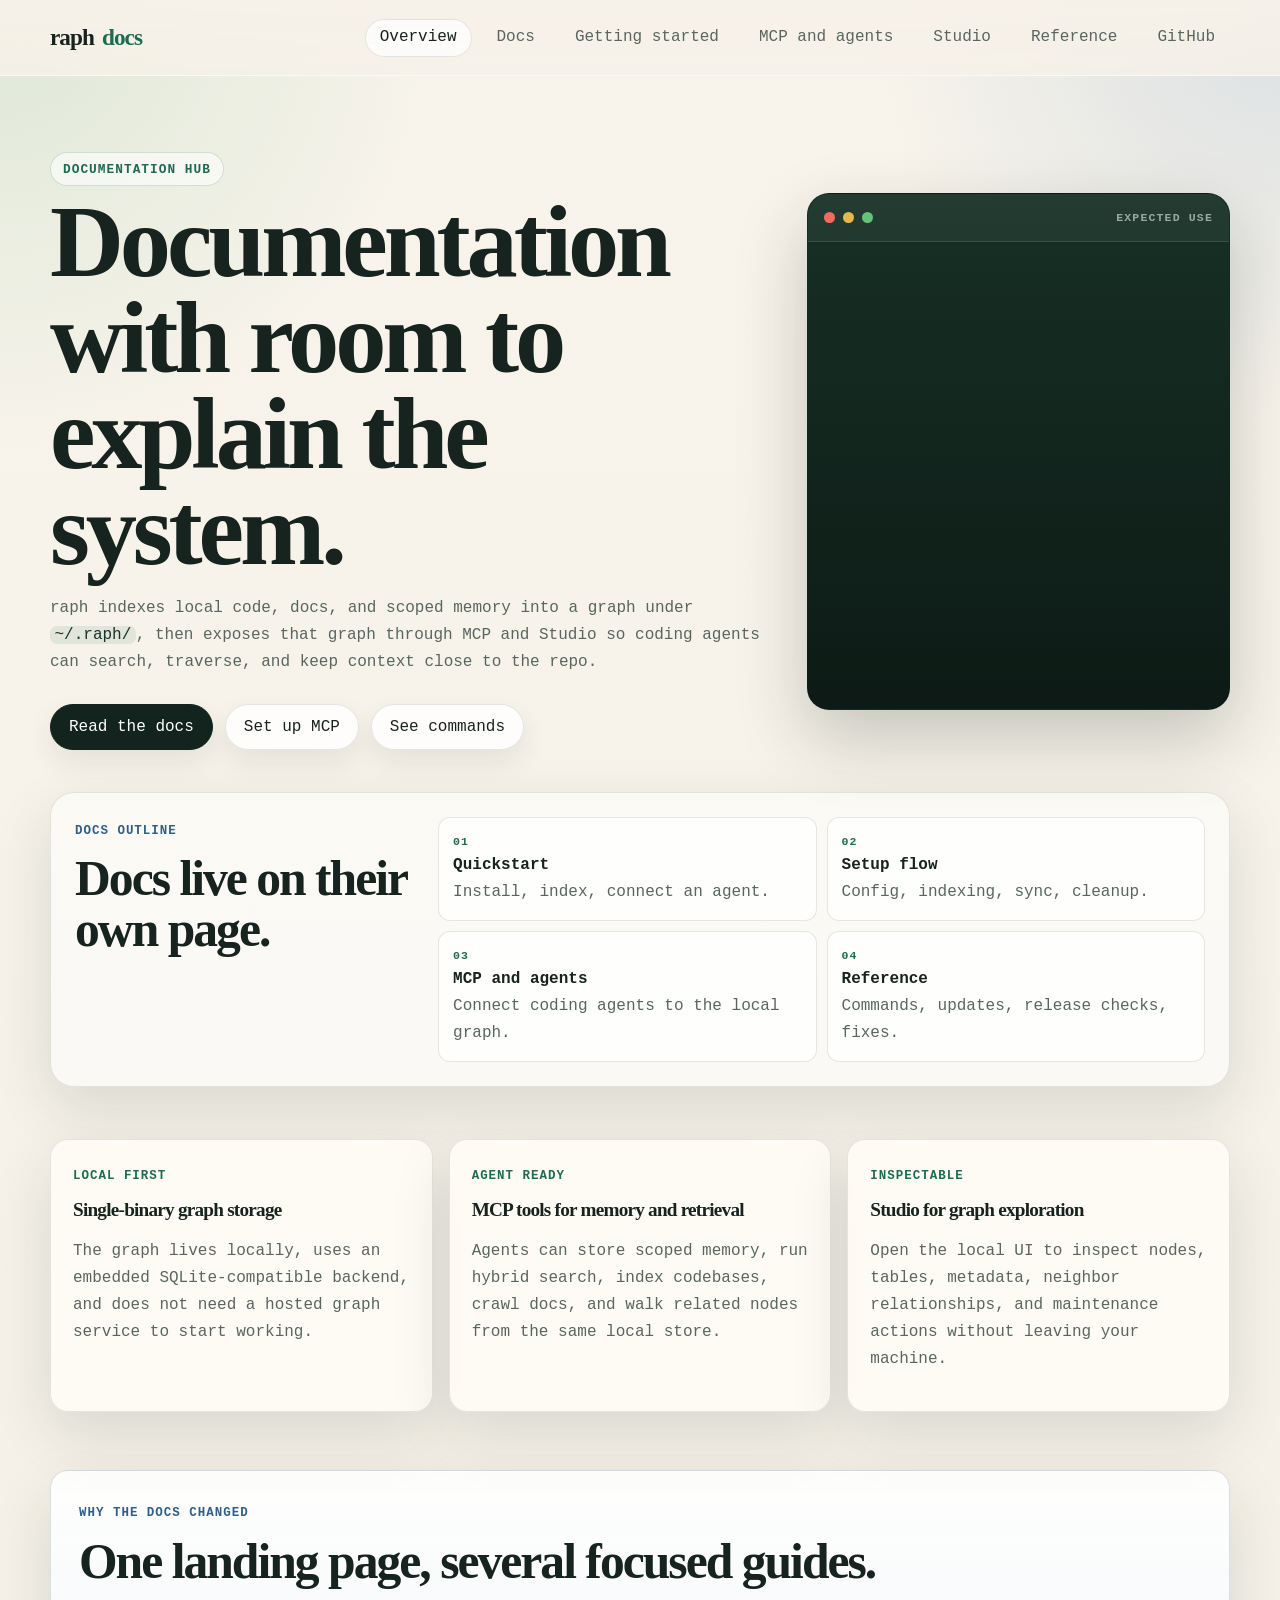
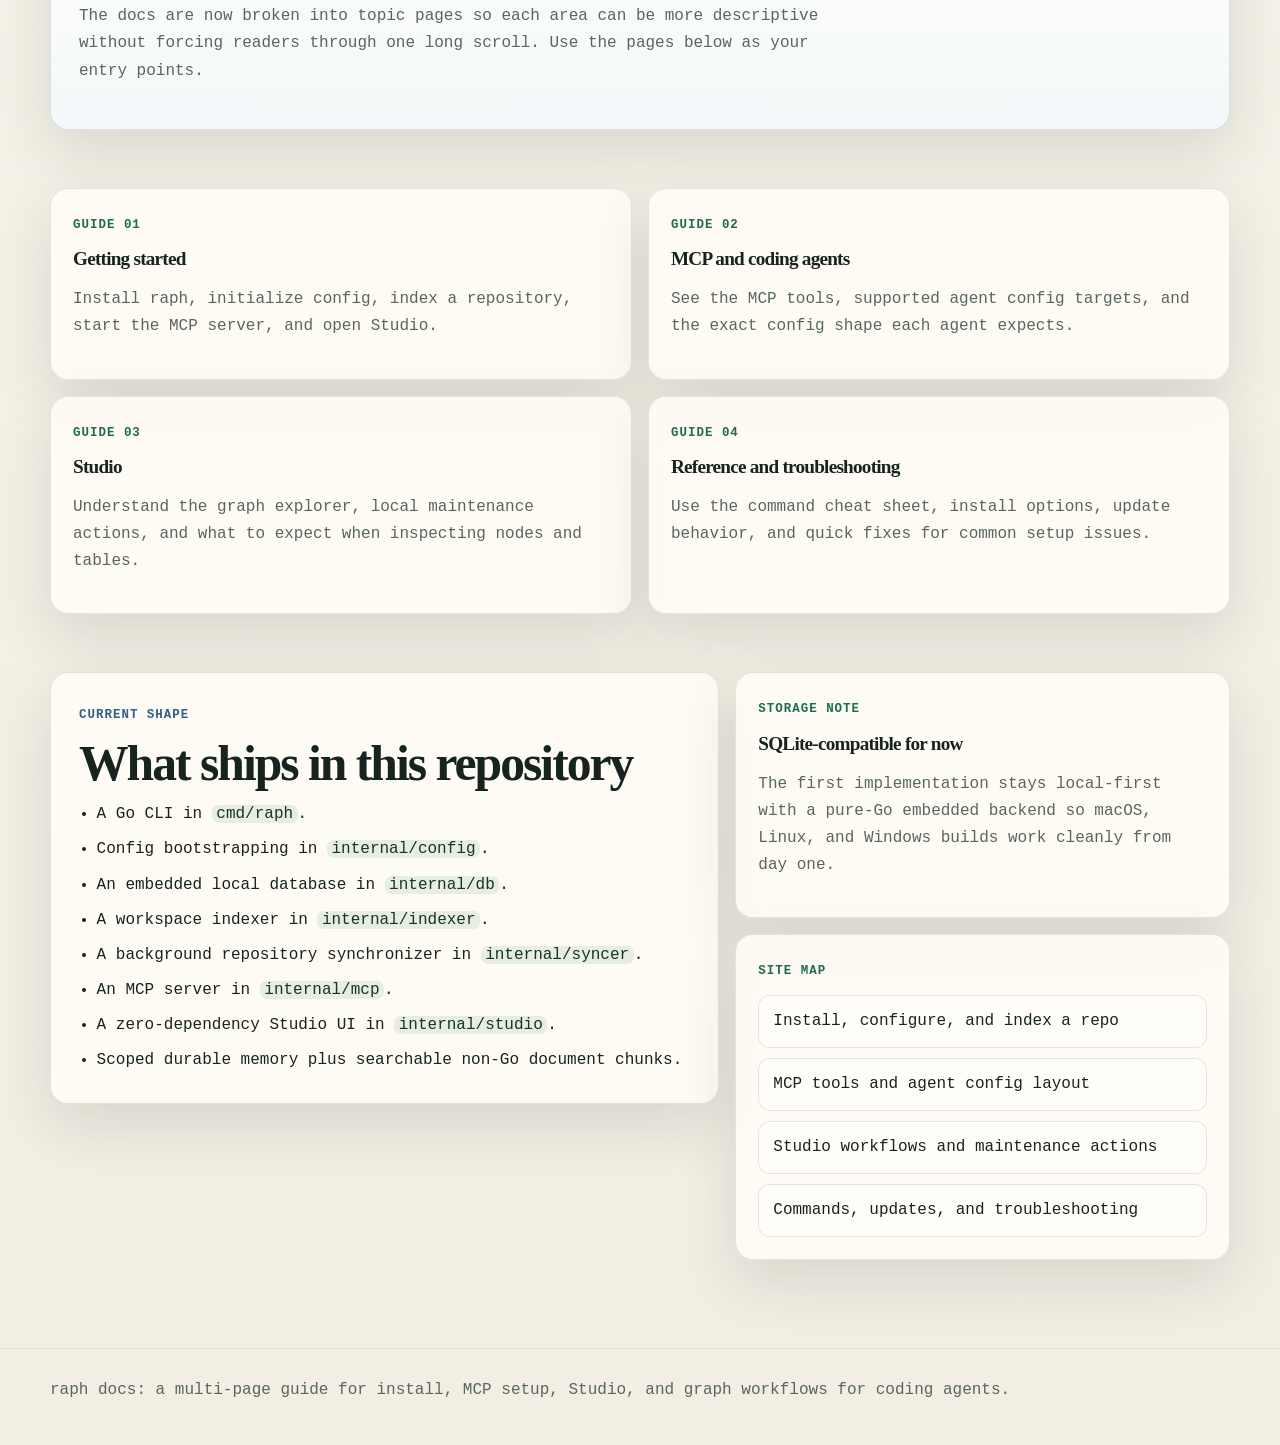
<file: docs/index.html>
<!doctype html>
<html lang="en">
<head>
  <meta charset="utf-8">
  <meta name="viewport" content="width=device-width, initial-scale=1">
  <meta name="description" content="raph documentation hub for installation, MCP setup, Studio, and command reference.">
  <title>raph docs</title>
  <link rel="stylesheet" href="styles.css">
</head>
<body>
  <header class="site-header">
    <div class="wrap">
      <a class="brand" href="index.html">raph<span>docs</span></a>
      <nav class="nav-links" aria-label="Primary">
        <a href="index.html" aria-current="page">Overview</a>
        <a href="docs.html">Docs</a>
        <a href="getting-started.html">Getting started</a>
        <a href="mcp-agents.html">MCP and agents</a>
        <a href="studio.html">Studio</a>
        <a href="reference.html">Reference</a>
        <a href="https://github.com/tesh254/raph">GitHub</a>
      </nav>
    </div>
  </header>

  <main class="wrap page">
    <section class="hero hero-terminal">
      <div>
        <div class="eyebrow">Documentation hub</div>
        <h1>Documentation with room to explain the system.</h1>
        <p class="lead">
          raph indexes local code, docs, and scoped memory into a graph under <code>~/.raph/</code>, then exposes that graph through MCP and Studio so coding agents can search, traverse, and keep context close to the repo.
        </p>
        <div class="cta-row">
          <a class="button primary" href="docs.html">Read the docs</a>
          <a class="button" href="mcp-agents.html">Set up MCP</a>
          <a class="button" href="reference.html">See commands</a>
        </div>
      </div>

      <aside class="terminal-demo" aria-label="Animated raph usage walkthrough">
        <div class="terminal-bar">
          <span></span><span></span><span></span>
          <strong>expected use</strong>
        </div>
        <div class="terminal-window">
          <div class="terminal-line step-one"><span>$</span> raph config init</div>
          <div class="terminal-out step-two">created ~/.raph/schema.json and ~/.raph/raph.json</div>
          <div class="terminal-line step-three"><span>$</span> export OPENROUTER_API_KEY="..."</div>
          <div class="terminal-line step-four"><span>$</span> raph init --path .</div>
          <div class="terminal-out step-five">indexed code, docs, and notes into the local graph</div>
          <div class="terminal-line step-six"><span>$</span> raph agents mcp setup --path .</div>
          <div class="terminal-out step-seven">project MCP config updated</div>
          <div class="terminal-line step-eight"><span>$</span> raph sync --path .</div>
          <div class="terminal-out step-nine">worker started for this repository</div>
          <div class="terminal-line step-ten"><span>$</span> raph studio --port 4545</div>
          <div class="terminal-out step-eleven">open http://localhost:4545<span class="cursor" aria-hidden="true"></span></div>
        </div>
      </aside>
    </section>

    <section class="docs-outline" aria-labelledby="docs-outline-title">
      <div>
        <div class="kicker">Docs outline</div>
        <h2 id="docs-outline-title">Docs live on their own page.</h2>
      </div>
      <nav class="outline-links" aria-label="Documentation outline">
        <a href="docs.html#quickstart"><span>01</span><strong>Quickstart</strong> Install, index, connect an agent.</a>
        <a href="docs.html#setup"><span>02</span><strong>Setup flow</strong> Config, indexing, sync, cleanup.</a>
        <a href="docs.html#agents"><span>03</span><strong>MCP and agents</strong> Connect coding agents to the local graph.</a>
        <a href="docs.html#reference"><span>04</span><strong>Reference</strong> Commands, updates, release checks, fixes.</a>
      </nav>
    </section>

    <section class="grid three">
      <article class="card">
        <div class="label">Local first</div>
        <h3>Single-binary graph storage</h3>
        <p class="muted">The graph lives locally, uses an embedded SQLite-compatible backend, and does not need a hosted graph service to start working.</p>
      </article>
      <article class="card">
        <div class="label">Agent ready</div>
        <h3>MCP tools for memory and retrieval</h3>
        <p class="muted">Agents can store scoped memory, run hybrid search, index codebases, crawl docs, and walk related nodes from the same local store.</p>
      </article>
      <article class="card">
        <div class="label">Inspectable</div>
        <h3>Studio for graph exploration</h3>
        <p class="muted">Open the local UI to inspect nodes, tables, metadata, neighbor relationships, and maintenance actions without leaving your machine.</p>
      </article>
    </section>

    <section class="section">
      <div class="panel callout">
        <div class="kicker">Why the docs changed</div>
        <h2>One landing page, several focused guides.</h2>
        <p class="section-intro">
          The docs are now broken into topic pages so each area can be more descriptive without forcing readers through one long scroll. Use the pages below as your entry points.
        </p>
      </div>
    </section>

    <section class="section cards-nav">
      <a href="getting-started.html">
        <article class="card">
          <div class="label">Guide 01</div>
          <h3>Getting started</h3>
          <p class="muted">Install raph, initialize config, index a repository, start the MCP server, and open Studio.</p>
        </article>
      </a>
      <a href="mcp-agents.html">
        <article class="card">
          <div class="label">Guide 02</div>
          <h3>MCP and coding agents</h3>
          <p class="muted">See the MCP tools, supported agent config targets, and the exact config shape each agent expects.</p>
        </article>
      </a>
      <a href="studio.html">
        <article class="card">
          <div class="label">Guide 03</div>
          <h3>Studio</h3>
          <p class="muted">Understand the graph explorer, local maintenance actions, and what to expect when inspecting nodes and tables.</p>
        </article>
      </a>
      <a href="reference.html">
        <article class="card">
          <div class="label">Guide 04</div>
          <h3>Reference and troubleshooting</h3>
          <p class="muted">Use the command cheat sheet, install options, update behavior, and quick fixes for common setup issues.</p>
        </article>
      </a>
    </section>

    <section class="section split">
      <div class="panel">
        <div class="kicker">Current shape</div>
        <h2>What ships in this repository</h2>
        <ul class="feature-list">
          <li>A Go CLI in <code>cmd/raph</code>.</li>
          <li>Config bootstrapping in <code>internal/config</code>.</li>
          <li>An embedded local database in <code>internal/db</code>.</li>
          <li>A workspace indexer in <code>internal/indexer</code>.</li>
          <li>A background repository synchronizer in <code>internal/syncer</code>.</li>
          <li>An MCP server in <code>internal/mcp</code>.</li>
          <li>A zero-dependency Studio UI in <code>internal/studio</code>.</li>
          <li>Scoped durable memory plus searchable non-Go document chunks.</li>
        </ul>
      </div>
      <div class="stack">
        <article class="card">
          <div class="label">Storage note</div>
          <h3>SQLite-compatible for now</h3>
          <p class="muted">The first implementation stays local-first with a pure-Go embedded backend so macOS, Linux, and Windows builds work cleanly from day one.</p>
        </article>
        <article class="card">
          <div class="label">Site map</div>
          <div class="mini-index">
            <a href="getting-started.html">Install, configure, and index a repo</a>
            <a href="mcp-agents.html">MCP tools and agent config layout</a>
            <a href="studio.html">Studio workflows and maintenance actions</a>
            <a href="reference.html">Commands, updates, and troubleshooting</a>
          </div>
        </article>
      </div>
    </section>
  </main>

  <footer class="site-footer">
    <div class="wrap">raph docs: a multi-page guide for install, MCP setup, Studio, and graph workflows for coding agents.</div>
  </footer>
</body>
</html>
</file>
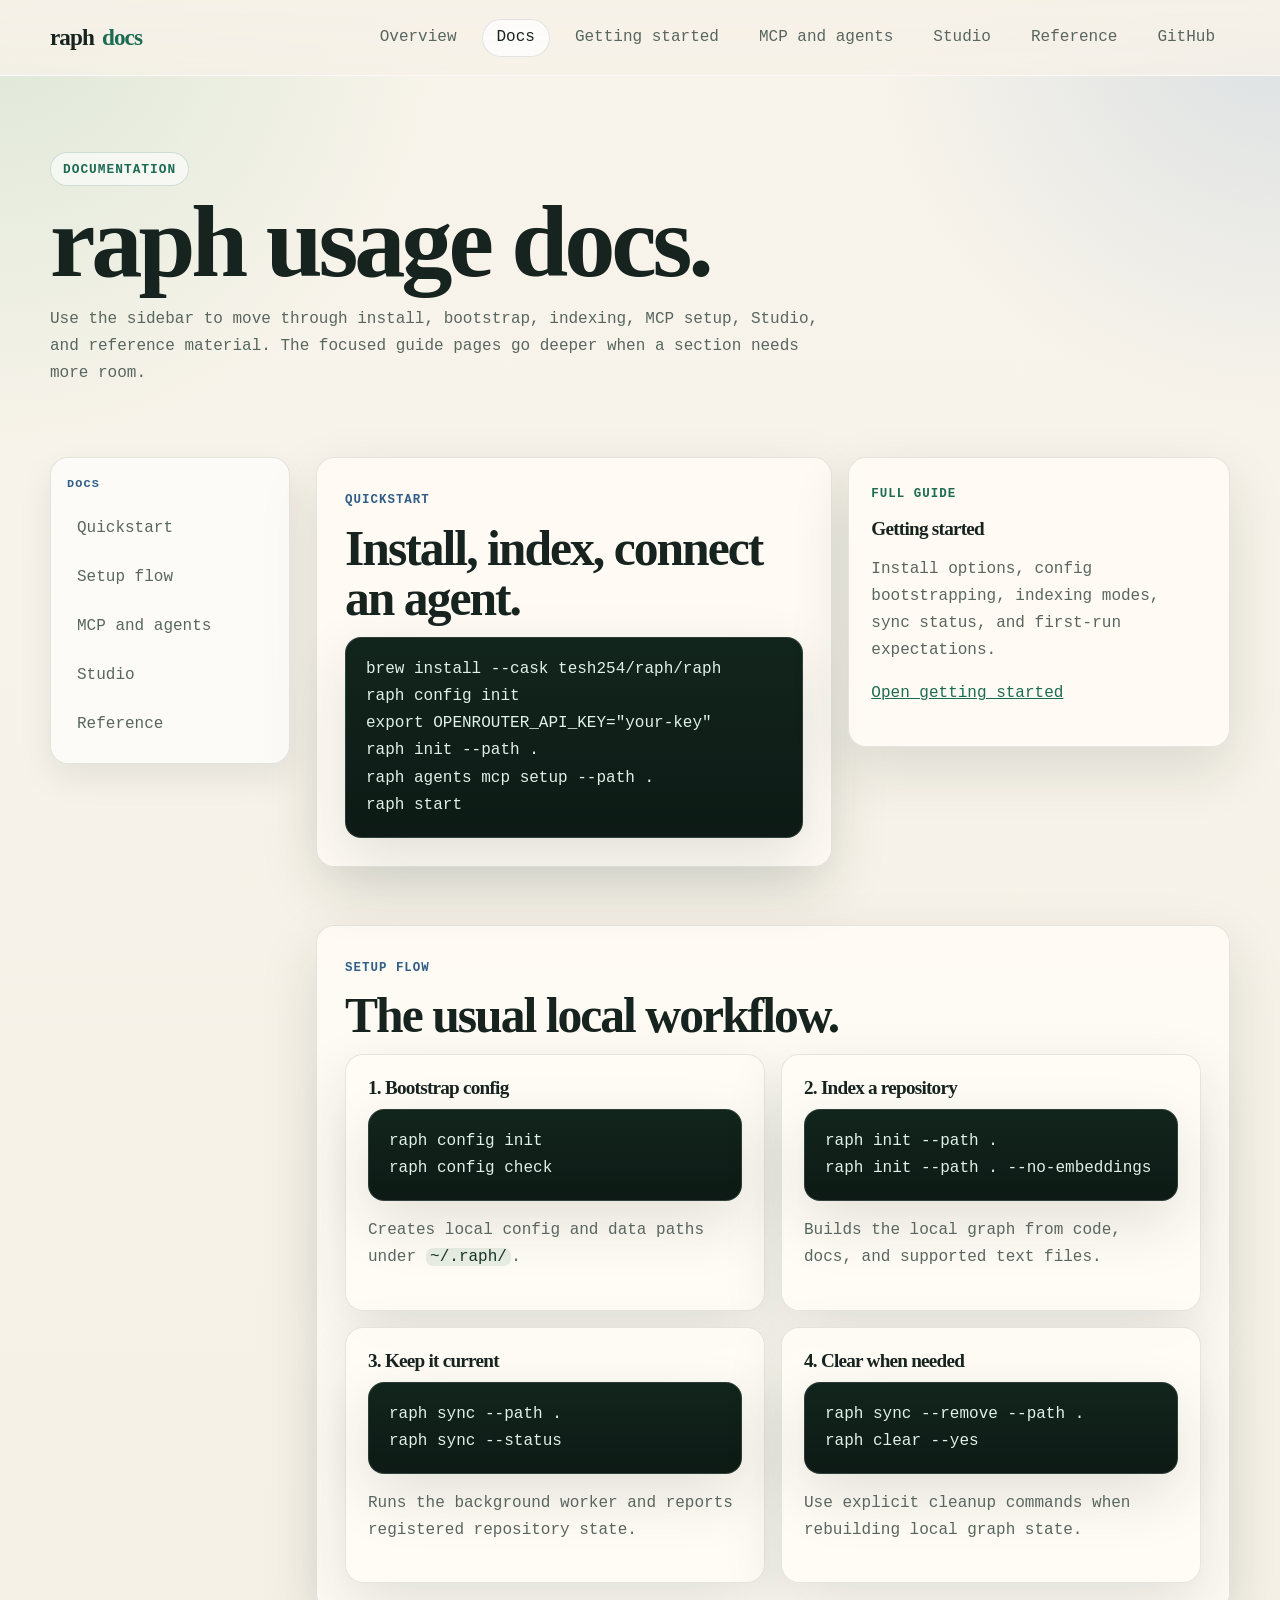
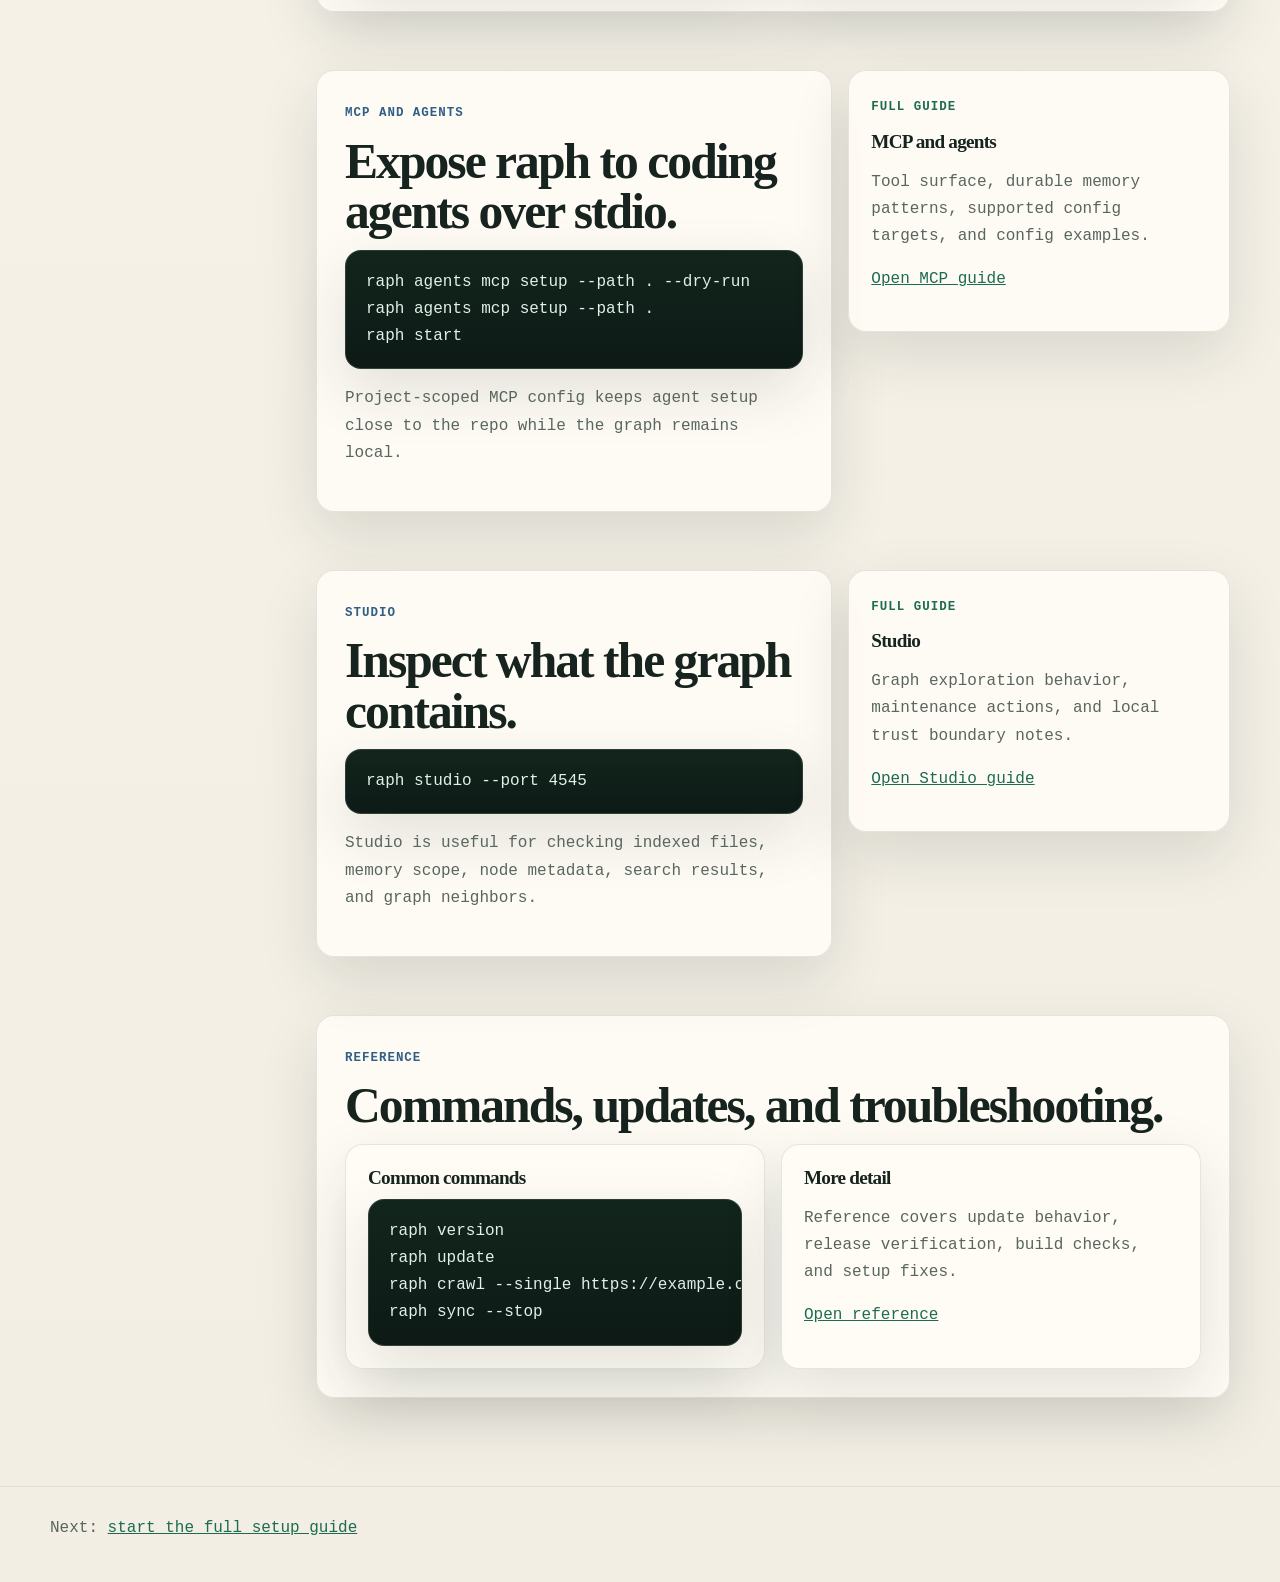
<file: docs/docs.html>
<!doctype html>
<html lang="en">
<head>
  <meta charset="utf-8">
  <meta name="viewport" content="width=device-width, initial-scale=1">
  <meta name="description" content="raph documentation page with sidebar navigation for setup, MCP, Studio, and reference guides.">
  <title>raph docs | documentation</title>
  <link rel="stylesheet" href="styles.css">
</head>
<body>
  <header class="site-header">
    <div class="wrap">
      <a class="brand" href="index.html">raph<span>docs</span></a>
      <nav class="nav-links" aria-label="Primary">
        <a href="index.html">Overview</a>
        <a href="docs.html" aria-current="page">Docs</a>
        <a href="getting-started.html">Getting started</a>
        <a href="mcp-agents.html">MCP and agents</a>
        <a href="studio.html">Studio</a>
        <a href="reference.html">Reference</a>
        <a href="https://github.com/tesh254/raph">GitHub</a>
      </nav>
    </div>
  </header>

  <main class="wrap page">
    <section class="hero docs-hero">
      <div class="eyebrow">Documentation</div>
      <h1>raph usage docs.</h1>
      <p class="lead">Use the sidebar to move through install, bootstrap, indexing, MCP setup, Studio, and reference material. The focused guide pages go deeper when a section needs more room.</p>
    </section>

    <div class="docs-layout docs-hub-layout">
      <aside class="docs-sidebar" aria-label="Documentation navigation">
        <div class="sidebar-title">Docs</div>
        <a href="#quickstart">Quickstart</a>
        <a href="#setup">Setup flow</a>
        <a href="#agents">MCP and agents</a>
        <a href="#studio">Studio</a>
        <a href="#reference">Reference</a>
      </aside>

      <div class="docs-content">
        <section class="section split" id="quickstart">
          <div class="panel">
            <div class="kicker">Quickstart</div>
            <h2>Install, index, connect an agent.</h2>
            <pre><code>brew install --cask tesh254/raph/raph
raph config init
export OPENROUTER_API_KEY="your-key"
raph init --path .
raph agents mcp setup --path .
raph start</code></pre>
          </div>
          <article class="card">
            <div class="label">Full guide</div>
            <h3>Getting started</h3>
            <p class="muted">Install options, config bootstrapping, indexing modes, sync status, and first-run expectations.</p>
            <p><a href="getting-started.html">Open getting started</a></p>
          </article>
        </section>

        <section class="section" id="setup">
          <div class="panel">
            <div class="kicker">Setup flow</div>
            <h2>The usual local workflow.</h2>
            <div class="grid two">
              <article class="card">
                <h3>1. Bootstrap config</h3>
                <pre><code>raph config init
raph config check</code></pre>
                <p class="muted">Creates local config and data paths under <code>~/.raph/</code>.</p>
              </article>
              <article class="card">
                <h3>2. Index a repository</h3>
                <pre><code>raph init --path .
raph init --path . --no-embeddings</code></pre>
                <p class="muted">Builds the local graph from code, docs, and supported text files.</p>
              </article>
              <article class="card">
                <h3>3. Keep it current</h3>
                <pre><code>raph sync --path .
raph sync --status</code></pre>
                <p class="muted">Runs the background worker and reports registered repository state.</p>
              </article>
              <article class="card">
                <h3>4. Clear when needed</h3>
                <pre><code>raph sync --remove --path .
raph clear --yes</code></pre>
                <p class="muted">Use explicit cleanup commands when rebuilding local graph state.</p>
              </article>
            </div>
          </div>
        </section>

        <section class="section split" id="agents">
          <div class="panel">
            <div class="kicker">MCP and agents</div>
            <h2>Expose raph to coding agents over stdio.</h2>
            <pre><code>raph agents mcp setup --path . --dry-run
raph agents mcp setup --path .
raph start</code></pre>
            <p class="section-intro">Project-scoped MCP config keeps agent setup close to the repo while the graph remains local.</p>
          </div>
          <article class="card">
            <div class="label">Full guide</div>
            <h3>MCP and agents</h3>
            <p class="muted">Tool surface, durable memory patterns, supported config targets, and config examples.</p>
            <p><a href="mcp-agents.html">Open MCP guide</a></p>
          </article>
        </section>

        <section class="section split" id="studio">
          <div class="panel">
            <div class="kicker">Studio</div>
            <h2>Inspect what the graph contains.</h2>
            <pre><code>raph studio --port 4545</code></pre>
            <p class="section-intro">Studio is useful for checking indexed files, memory scope, node metadata, search results, and graph neighbors.</p>
          </div>
          <article class="card">
            <div class="label">Full guide</div>
            <h3>Studio</h3>
            <p class="muted">Graph exploration behavior, maintenance actions, and local trust boundary notes.</p>
            <p><a href="studio.html">Open Studio guide</a></p>
          </article>
        </section>

        <section class="section" id="reference">
          <div class="panel">
            <div class="kicker">Reference</div>
            <h2>Commands, updates, and troubleshooting.</h2>
            <div class="grid two">
              <article class="card">
                <h3>Common commands</h3>
                <pre><code>raph version
raph update
raph crawl --single https://example.com/docs/page
raph sync --stop</code></pre>
              </article>
              <article class="card">
                <h3>More detail</h3>
                <p class="muted">Reference covers update behavior, release verification, build checks, and setup fixes.</p>
                <p><a href="reference.html">Open reference</a></p>
              </article>
            </div>
          </div>
        </section>
      </div>
    </div>
  </main>

  <footer class="site-footer">
    <div class="wrap">Next: <a href="getting-started.html">start the full setup guide</a></div>
  </footer>
</body>
</html>
</file>
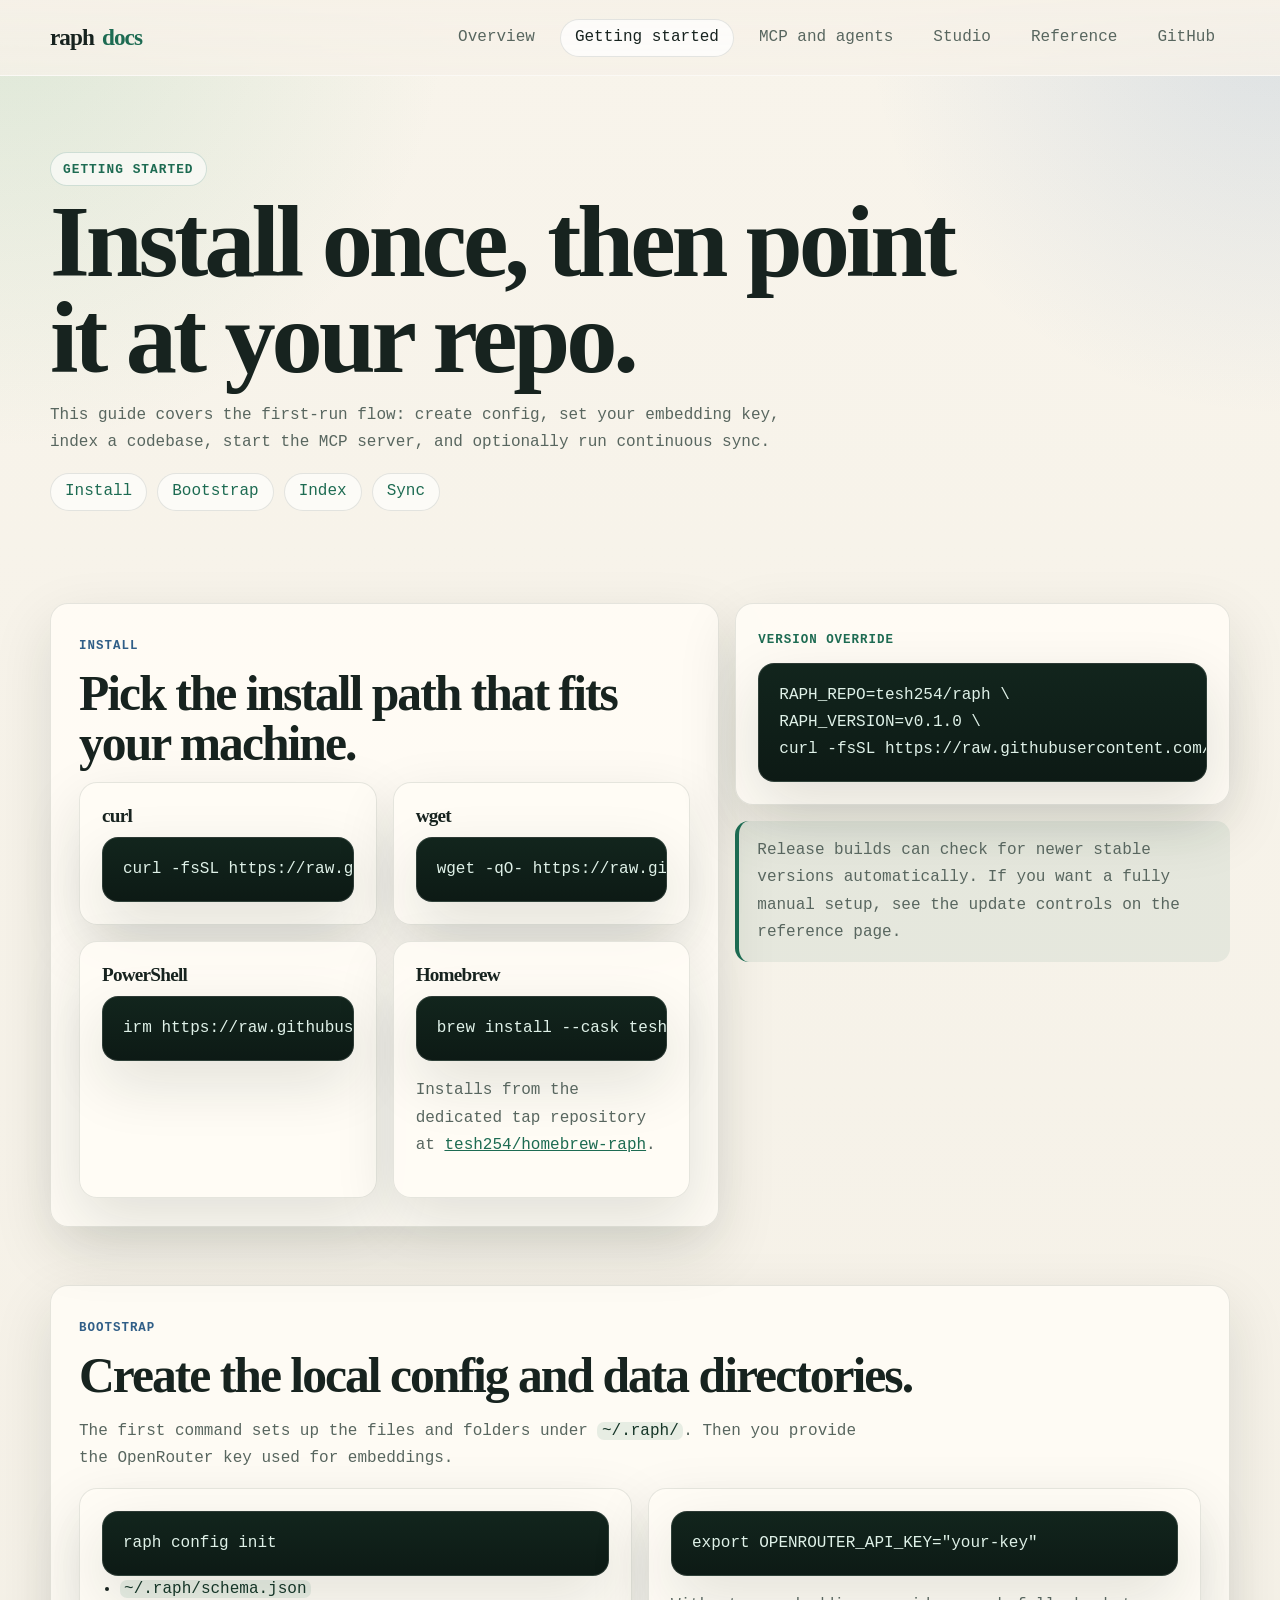
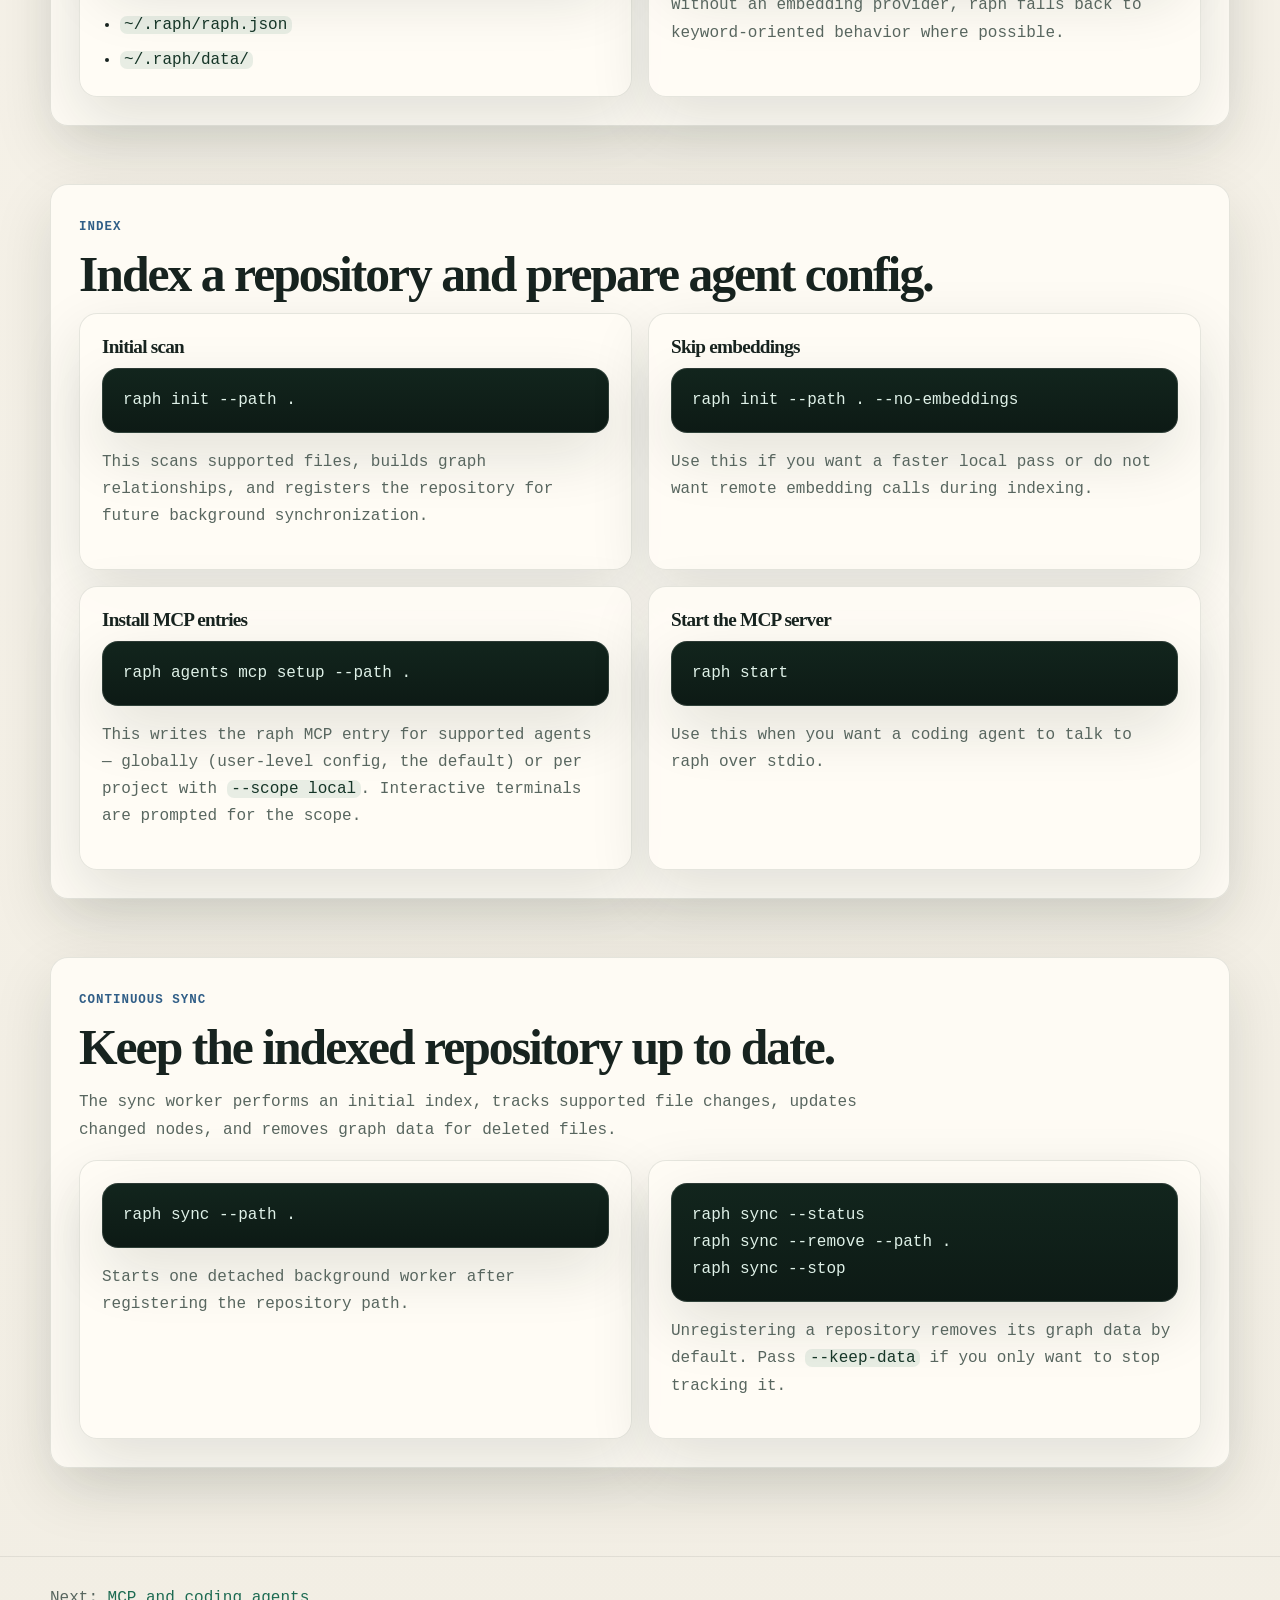
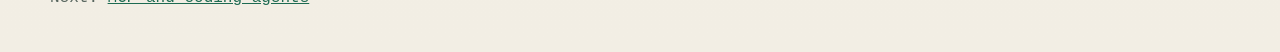
<file: docs/getting-started.html>
<!doctype html>
<html lang="en">
<head>
  <meta charset="utf-8">
  <meta name="viewport" content="width=device-width, initial-scale=1">
  <meta name="description" content="Get started with raph: install, configure, index a repo, and start MCP or Studio.">
  <title>raph docs | getting started</title>
  <link rel="stylesheet" href="styles.css">
</head>
<body>
  <header class="site-header">
    <div class="wrap">
      <a class="brand" href="index.html">raph<span>docs</span></a>
      <nav class="nav-links" aria-label="Primary">
        <a href="index.html">Overview</a>
        <a href="getting-started.html" aria-current="page">Getting started</a>
        <a href="mcp-agents.html">MCP and agents</a>
        <a href="studio.html">Studio</a>
        <a href="reference.html">Reference</a>
        <a href="https://github.com/tesh254/raph">GitHub</a>
      </nav>
    </div>
  </header>

  <main class="wrap page">
    <section class="hero">
      <div class="eyebrow">Getting started</div>
      <h1>Install once, then point it at your repo.</h1>
      <p class="lead">This guide covers the first-run flow: create config, set your embedding key, index a codebase, start the MCP server, and optionally run continuous sync.</p>
      <div class="page-links">
        <a href="#install">Install</a>
        <a href="#bootstrap">Bootstrap</a>
        <a href="#index">Index</a>
        <a href="#sync">Sync</a>
      </div>
    </section>

    <section class="section split" id="install">
      <div class="panel">
        <div class="kicker">Install</div>
        <h2>Pick the install path that fits your machine.</h2>
        <div class="grid two">
          <article class="card">
            <h3>curl</h3>
            <pre><code>curl -fsSL https://raw.githubusercontent.com/tesh254/raph/main/install.sh | sh</code></pre>
          </article>
          <article class="card">
            <h3>wget</h3>
            <pre><code>wget -qO- https://raw.githubusercontent.com/tesh254/raph/main/install.sh | sh</code></pre>
          </article>
          <article class="card">
            <h3>PowerShell</h3>
            <pre><code>irm https://raw.githubusercontent.com/tesh254/raph/main/install.ps1 | iex</code></pre>
          </article>
          <article class="card">
            <h3>Homebrew</h3>
            <pre><code>brew install --cask tesh254/raph/raph</code></pre>
            <p class="muted">Installs from the dedicated tap repository at <a href="https://github.com/tesh254/homebrew-raph">tesh254/homebrew-raph</a>.</p>
          </article>
        </div>
      </div>
      <div class="stack">
        <article class="card">
          <div class="label">Version override</div>
          <pre><code>RAPH_REPO=tesh254/raph \
RAPH_VERSION=v0.1.0 \
curl -fsSL https://raw.githubusercontent.com/tesh254/raph/main/install.sh | sh</code></pre>
        </article>
        <div class="note">Release builds can check for newer stable versions automatically. If you want a fully manual setup, see the update controls on the reference page.</div>
      </div>
    </section>

    <section class="section" id="bootstrap">
      <div class="panel">
        <div class="kicker">Bootstrap</div>
        <h2>Create the local config and data directories.</h2>
        <p class="section-intro">The first command sets up the files and folders under <code>~/.raph/</code>. Then you provide the OpenRouter key used for embeddings.</p>
        <div class="grid two">
          <article class="card">
            <pre><code>raph config init</code></pre>
            <ul class="plain-list">
              <li><code>~/.raph/schema.json</code></li>
              <li><code>~/.raph/raph.json</code></li>
              <li><code>~/.raph/data/</code></li>
            </ul>
          </article>
          <article class="card">
            <pre><code>export OPENROUTER_API_KEY="your-key"</code></pre>
            <p class="muted">Without an embedding provider, raph falls back to keyword-oriented behavior where possible.</p>
          </article>
        </div>
      </div>
    </section>

    <section class="section" id="index">
      <div class="panel">
        <div class="kicker">Index</div>
        <h2>Index a repository and prepare agent config.</h2>
        <div class="grid two">
          <article class="card">
            <h3>Initial scan</h3>
            <pre><code>raph init --path .</code></pre>
            <p class="muted">This scans supported files, builds graph relationships, and registers the repository for future background synchronization.</p>
          </article>
          <article class="card">
            <h3>Skip embeddings</h3>
            <pre><code>raph init --path . --no-embeddings</code></pre>
            <p class="muted">Use this if you want a faster local pass or do not want remote embedding calls during indexing.</p>
          </article>
          <article class="card">
            <h3>Install MCP entries</h3>
            <pre><code>raph agents mcp setup --path .</code></pre>
            <p class="muted">This writes the raph MCP entry for supported agents — globally (user-level config, the default) or per project with <code>--scope local</code>. Interactive terminals are prompted for the scope.</p>
          </article>
          <article class="card">
            <h3>Start the MCP server</h3>
            <pre><code>raph start</code></pre>
            <p class="muted">Use this when you want a coding agent to talk to raph over stdio.</p>
          </article>
        </div>
      </div>
    </section>

    <section class="section" id="sync">
      <div class="panel">
        <div class="kicker">Continuous sync</div>
        <h2>Keep the indexed repository up to date.</h2>
        <p class="section-intro">The sync worker performs an initial index, tracks supported file changes, updates changed nodes, and removes graph data for deleted files.</p>
        <div class="grid two">
          <article class="card">
            <pre><code>raph sync --path .</code></pre>
            <p class="muted">Starts one detached background worker after registering the repository path.</p>
          </article>
          <article class="card">
            <pre><code>raph sync --status
raph sync --remove --path .
raph sync --stop</code></pre>
            <p class="muted">Unregistering a repository removes its graph data by default. Pass <code>--keep-data</code> if you only want to stop tracking it.</p>
          </article>
        </div>
      </div>
    </section>
  </main>

  <footer class="site-footer">
    <div class="wrap">Next: <a href="mcp-agents.html">MCP and coding agents</a></div>
  </footer>
</body>
</html>
</file>
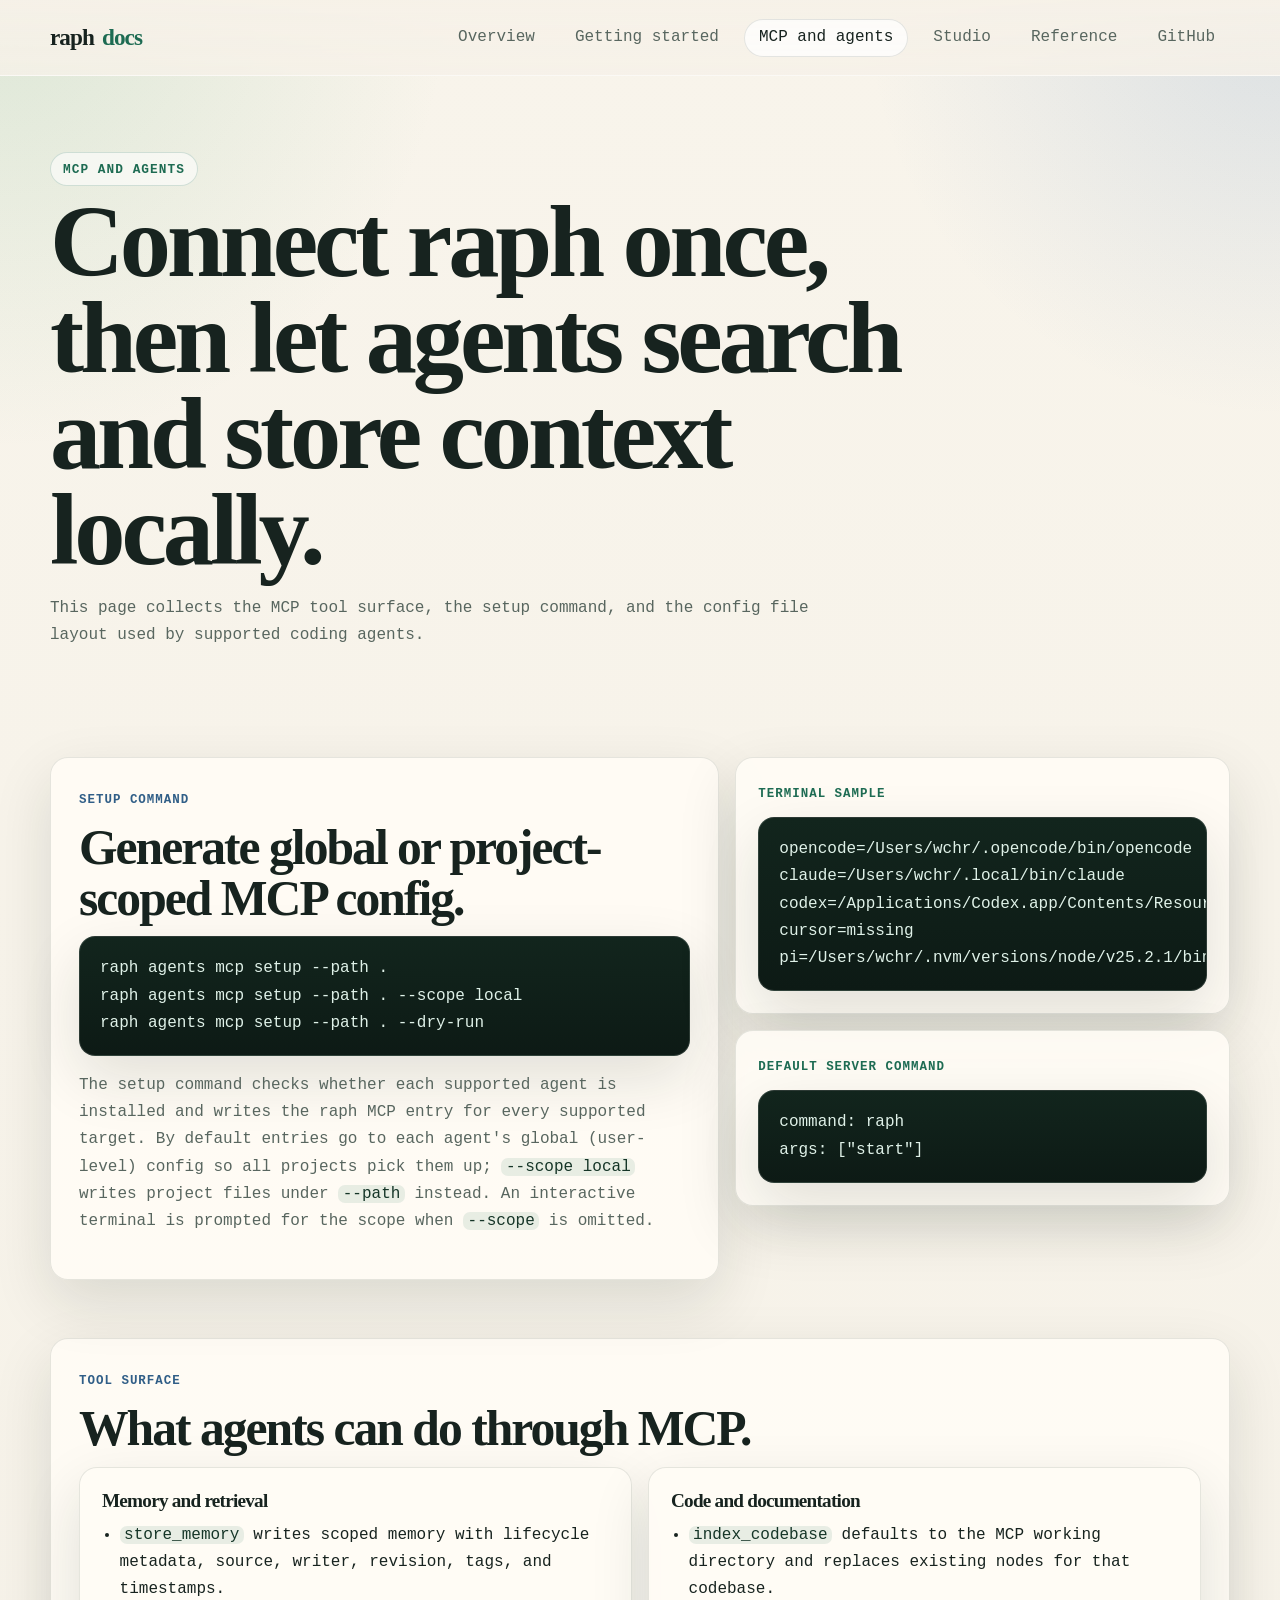
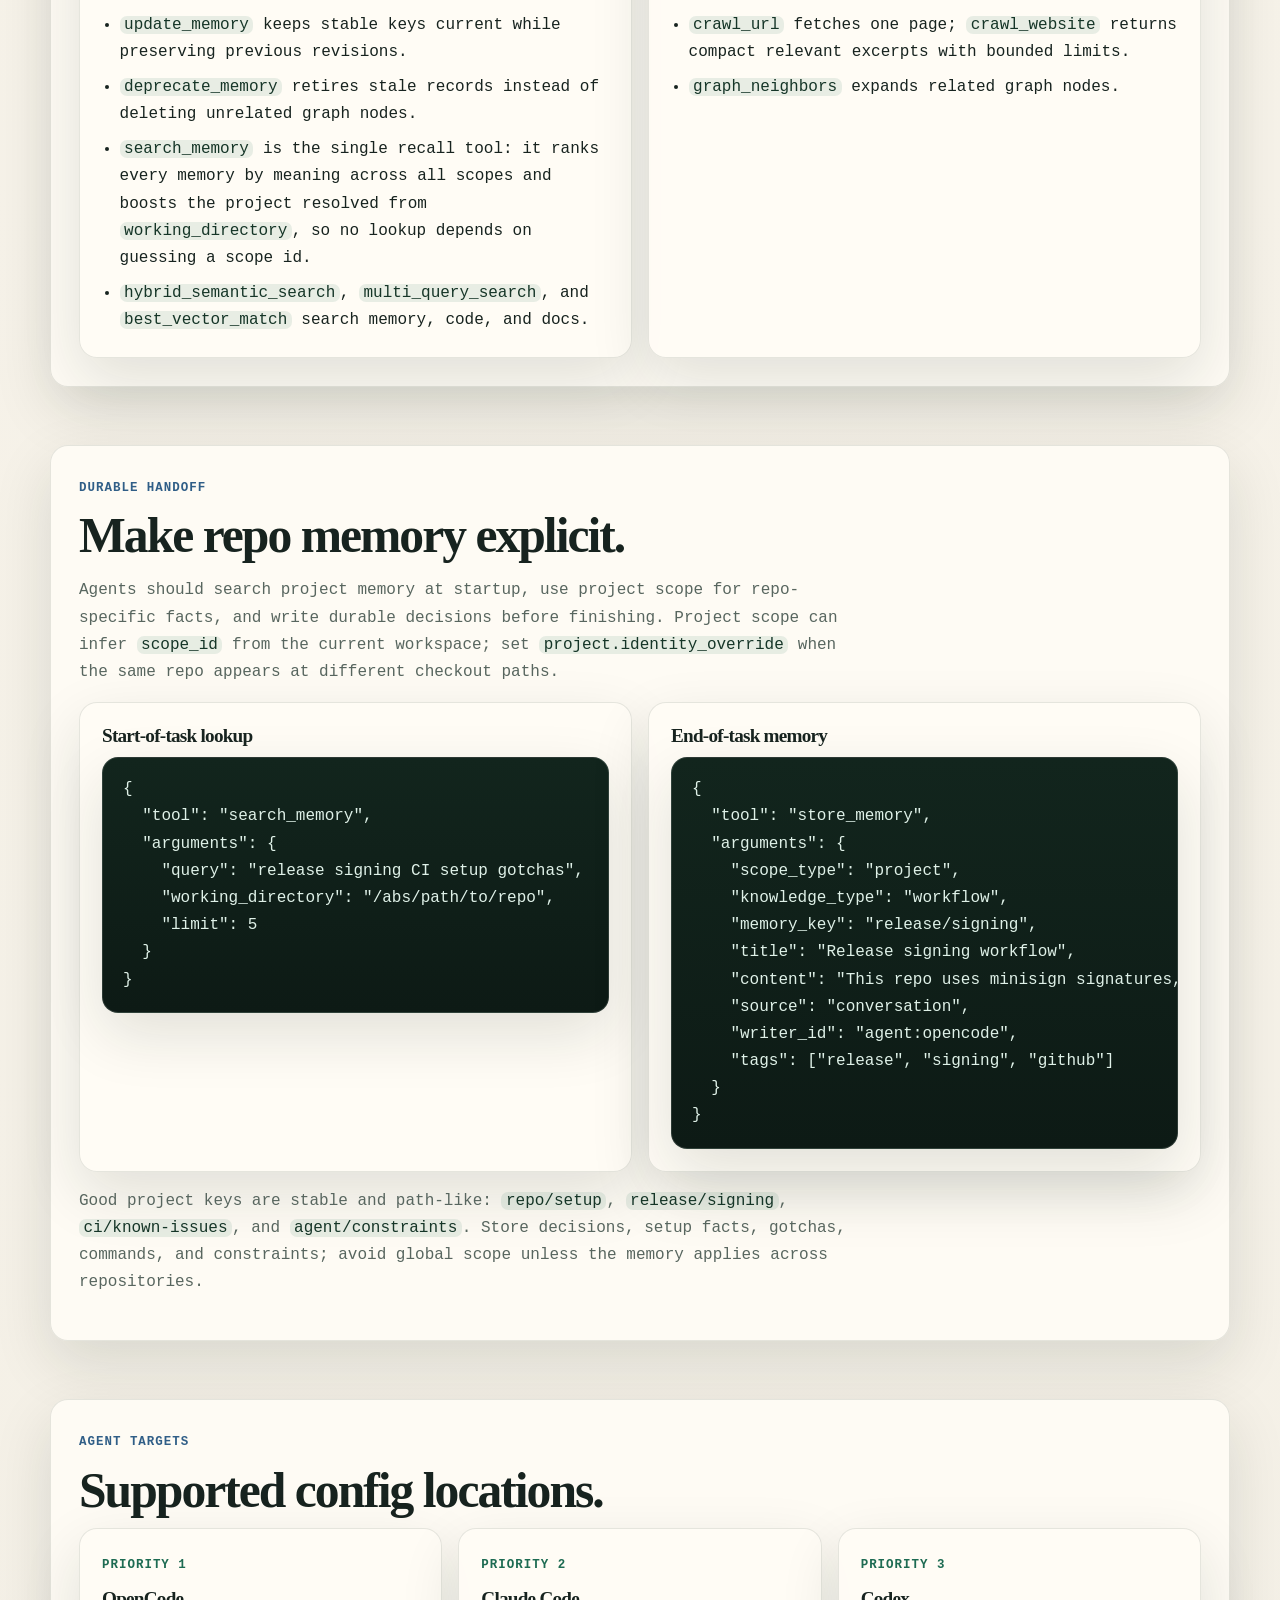
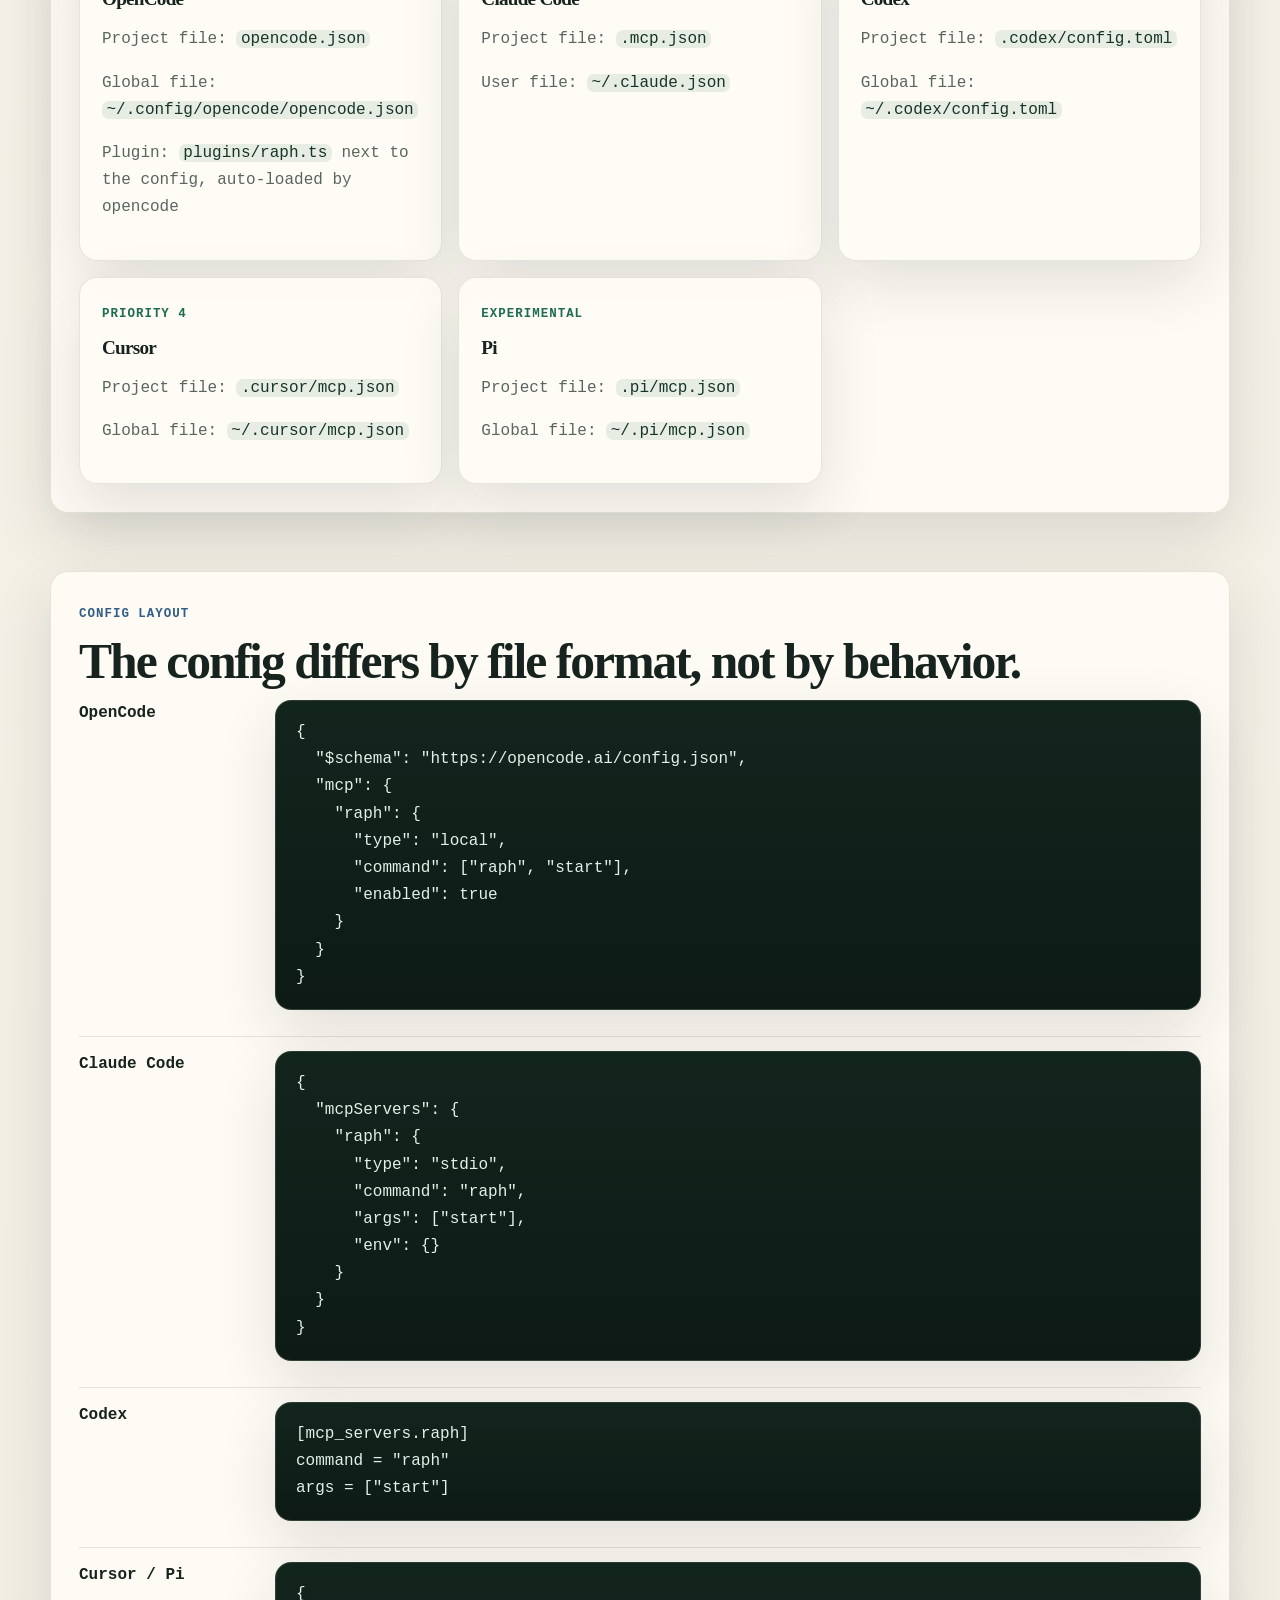
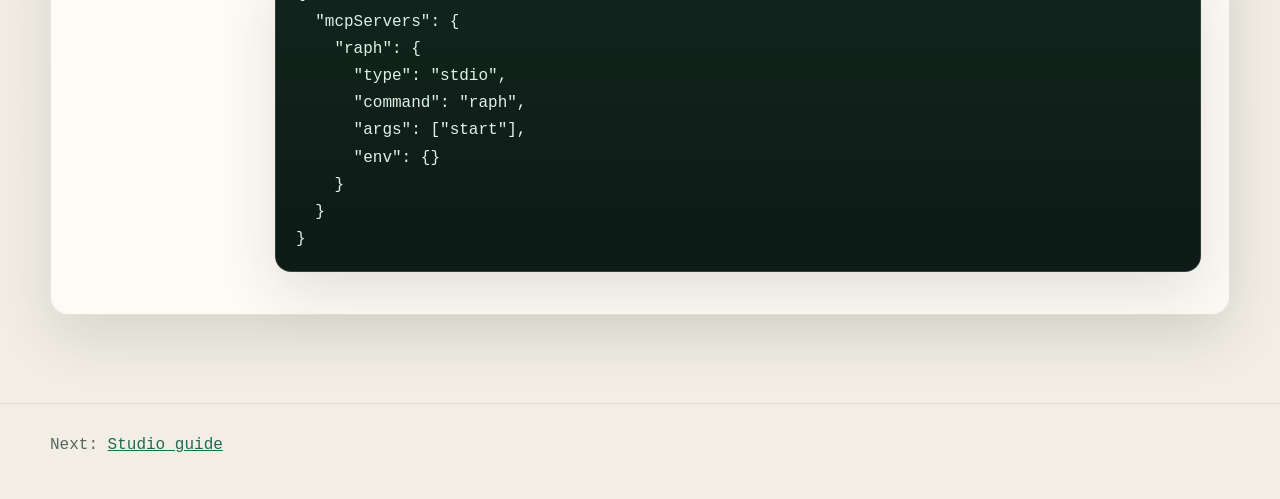
<file: docs/mcp-agents.html>
<!doctype html>
<html lang="en">
<head>
  <meta charset="utf-8">
  <meta name="viewport" content="width=device-width, initial-scale=1">
  <meta name="description" content="raph MCP tools and agent configuration guide.">
  <title>raph docs | MCP and agents</title>
  <link rel="stylesheet" href="styles.css">
</head>
<body>
  <header class="site-header">
    <div class="wrap">
      <a class="brand" href="index.html">raph<span>docs</span></a>
      <nav class="nav-links" aria-label="Primary">
        <a href="index.html">Overview</a>
        <a href="getting-started.html">Getting started</a>
        <a href="mcp-agents.html" aria-current="page">MCP and agents</a>
        <a href="studio.html">Studio</a>
        <a href="reference.html">Reference</a>
        <a href="https://github.com/tesh254/raph">GitHub</a>
      </nav>
    </div>
  </header>

  <main class="wrap page">
    <section class="hero">
      <div class="eyebrow">MCP and agents</div>
      <h1>Connect raph once, then let agents search and store context locally.</h1>
      <p class="lead">This page collects the MCP tool surface, the setup command, and the config file layout used by supported coding agents.</p>
    </section>

    <section class="section split">
      <div class="panel">
        <div class="kicker">Setup command</div>
        <h2>Generate global or project-scoped MCP config.</h2>
        <pre><code>raph agents mcp setup --path .
raph agents mcp setup --path . --scope local
raph agents mcp setup --path . --dry-run</code></pre>
        <p class="section-intro">The setup command checks whether each supported agent is installed and writes the raph MCP entry for every supported target. By default entries go to each agent's global (user-level) config so all projects pick them up; <code>--scope local</code> writes project files under <code>--path</code> instead. An interactive terminal is prompted for the scope when <code>--scope</code> is omitted.</p>
      </div>
      <div class="stack">
        <article class="card">
          <div class="label">Terminal sample</div>
          <pre><code>opencode=/Users/wchr/.opencode/bin/opencode
claude=/Users/wchr/.local/bin/claude
codex=/Applications/Codex.app/Contents/Resources/codex
cursor=missing
pi=/Users/wchr/.nvm/versions/node/v25.2.1/bin/pi</code></pre>
        </article>
        <article class="card">
          <div class="label">Default server command</div>
          <pre><code>command: raph
args: ["start"]</code></pre>
        </article>
      </div>
    </section>

    <section class="section">
      <div class="panel">
        <div class="kicker">Tool surface</div>
        <h2>What agents can do through MCP.</h2>
        <div class="grid two">
          <article class="card">
            <h3>Memory and retrieval</h3>
            <ul class="plain-list">
              <li><code>store_memory</code> writes scoped memory with lifecycle metadata, source, writer, revision, tags, and timestamps.</li>
              <li><code>update_memory</code> keeps stable keys current while preserving previous revisions.</li>
              <li><code>deprecate_memory</code> retires stale records instead of deleting unrelated graph nodes.</li>
              <li><code>search_memory</code> is the single recall tool: it ranks every memory by meaning across all scopes and boosts the project resolved from <code>working_directory</code>, so no lookup depends on guessing a scope id.</li>
              <li><code>hybrid_semantic_search</code>, <code>multi_query_search</code>, and <code>best_vector_match</code> search memory, code, and docs.</li>
            </ul>
          </article>
          <article class="card">
            <h3>Code and documentation</h3>
            <ul class="plain-list">
              <li><code>index_codebase</code> defaults to the MCP working directory and replaces existing nodes for that codebase.</li>
              <li><code>crawl_url</code> fetches one page; <code>crawl_website</code> returns compact relevant excerpts with bounded limits.</li>
              <li><code>graph_neighbors</code> expands related graph nodes.</li>
            </ul>
          </article>
        </div>
      </div>
    </section>

    <section class="section">
      <div class="panel">
        <div class="kicker">Durable handoff</div>
        <h2>Make repo memory explicit.</h2>
        <p class="section-intro">Agents should search project memory at startup, use project scope for repo-specific facts, and write durable decisions before finishing. Project scope can infer <code>scope_id</code> from the current workspace; set <code>project.identity_override</code> when the same repo appears at different checkout paths.</p>
        <div class="grid two">
          <article class="card">
            <h3>Start-of-task lookup</h3>
            <pre><code>{
  "tool": "search_memory",
  "arguments": {
    "query": "release signing CI setup gotchas",
    "working_directory": "/abs/path/to/repo",
    "limit": 5
  }
}</code></pre>
          </article>
          <article class="card">
            <h3>End-of-task memory</h3>
            <pre><code>{
  "tool": "store_memory",
  "arguments": {
    "scope_type": "project",
    "knowledge_type": "workflow",
    "memory_key": "release/signing",
    "title": "Release signing workflow",
    "content": "This repo uses minisign signatures, immutable GitHub releases, and verifies release artifacts with `gh release verify`.",
    "source": "conversation",
    "writer_id": "agent:opencode",
    "tags": ["release", "signing", "github"]
  }
}</code></pre>
          </article>
        </div>
        <p class="section-intro">Good project keys are stable and path-like: <code>repo/setup</code>, <code>release/signing</code>, <code>ci/known-issues</code>, and <code>agent/constraints</code>. Store decisions, setup facts, gotchas, commands, and constraints; avoid global scope unless the memory applies across repositories.</p>
      </div>
    </section>

    <section class="section">
      <div class="panel">
        <div class="kicker">Agent targets</div>
        <h2>Supported config locations.</h2>
        <div class="grid three">
          <article class="card">
            <div class="label">Priority 1</div>
            <h3>OpenCode</h3>
            <p class="muted">Project file: <code>opencode.json</code></p>
            <p class="muted">Global file: <code>~/.config/opencode/opencode.json</code></p>
            <p class="muted">Plugin: <code>plugins/raph.ts</code> next to the config, auto-loaded by opencode</p>
          </article>
          <article class="card">
            <div class="label">Priority 2</div>
            <h3>Claude Code</h3>
            <p class="muted">Project file: <code>.mcp.json</code></p>
            <p class="muted">User file: <code>~/.claude.json</code></p>
          </article>
          <article class="card">
            <div class="label">Priority 3</div>
            <h3>Codex</h3>
            <p class="muted">Project file: <code>.codex/config.toml</code></p>
            <p class="muted">Global file: <code>~/.codex/config.toml</code></p>
          </article>
          <article class="card">
            <div class="label">Priority 4</div>
            <h3>Cursor</h3>
            <p class="muted">Project file: <code>.cursor/mcp.json</code></p>
            <p class="muted">Global file: <code>~/.cursor/mcp.json</code></p>
          </article>
          <article class="card">
            <div class="label">Experimental</div>
            <h3>Pi</h3>
            <p class="muted">Project file: <code>.pi/mcp.json</code></p>
            <p class="muted">Global file: <code>~/.pi/mcp.json</code></p>
          </article>
        </div>
      </div>
    </section>

    <section class="section">
      <div class="panel">
        <div class="kicker">Config layout</div>
        <h2>The config differs by file format, not by behavior.</h2>
        <div class="table-like">
          <div class="row">
            <div><strong>OpenCode</strong></div>
            <pre><code>{
  "$schema": "https://opencode.ai/config.json",
  "mcp": {
    "raph": {
      "type": "local",
      "command": ["raph", "start"],
      "enabled": true
    }
  }
}</code></pre>
          </div>
          <div class="row">
            <div><strong>Claude Code</strong></div>
            <pre><code>{
  "mcpServers": {
    "raph": {
      "type": "stdio",
      "command": "raph",
      "args": ["start"],
      "env": {}
    }
  }
}</code></pre>
          </div>
          <div class="row">
            <div><strong>Codex</strong></div>
            <pre><code>[mcp_servers.raph]
command = "raph"
args = ["start"]</code></pre>
          </div>
          <div class="row">
            <div><strong>Cursor / Pi</strong></div>
            <pre><code>{
  "mcpServers": {
    "raph": {
      "type": "stdio",
      "command": "raph",
      "args": ["start"],
      "env": {}
    }
  }
}</code></pre>
          </div>
        </div>
      </div>
    </section>
  </main>

  <footer class="site-footer">
    <div class="wrap">Next: <a href="studio.html">Studio guide</a></div>
  </footer>
</body>
</html>
</file>
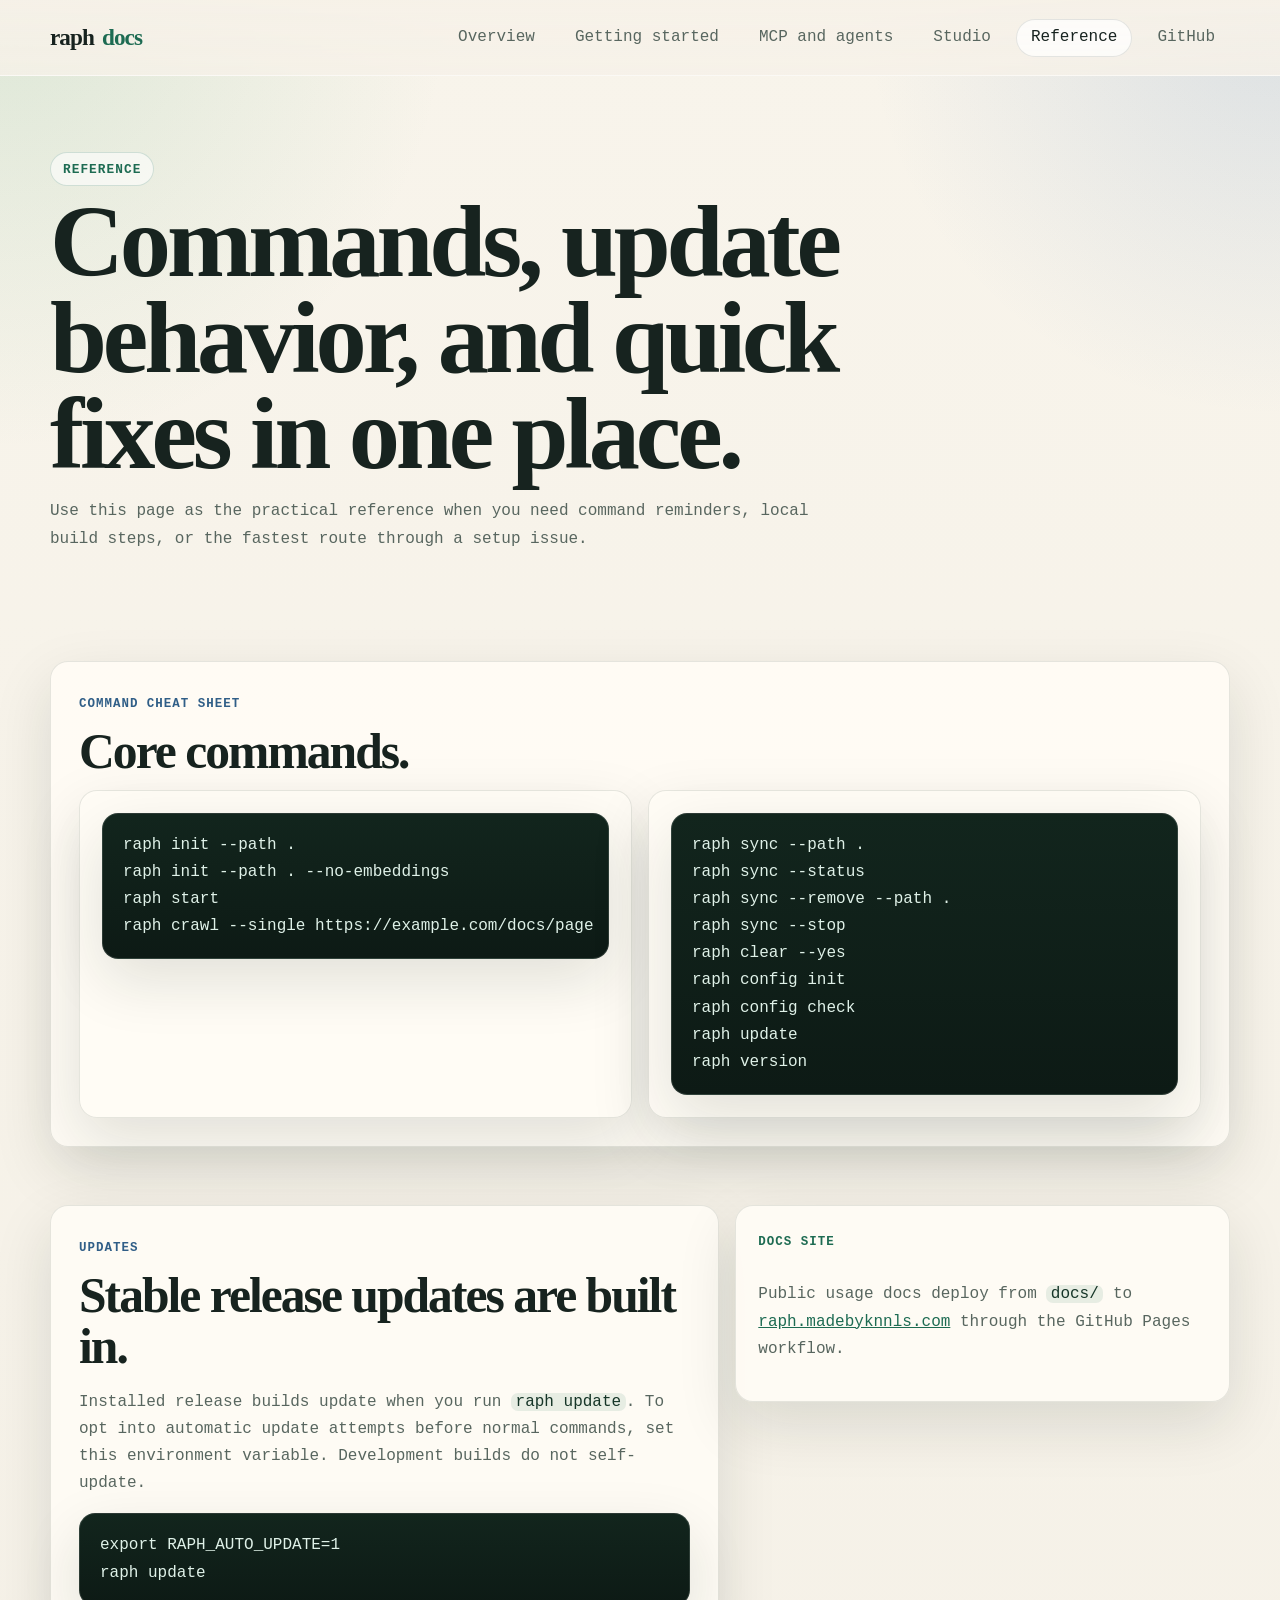
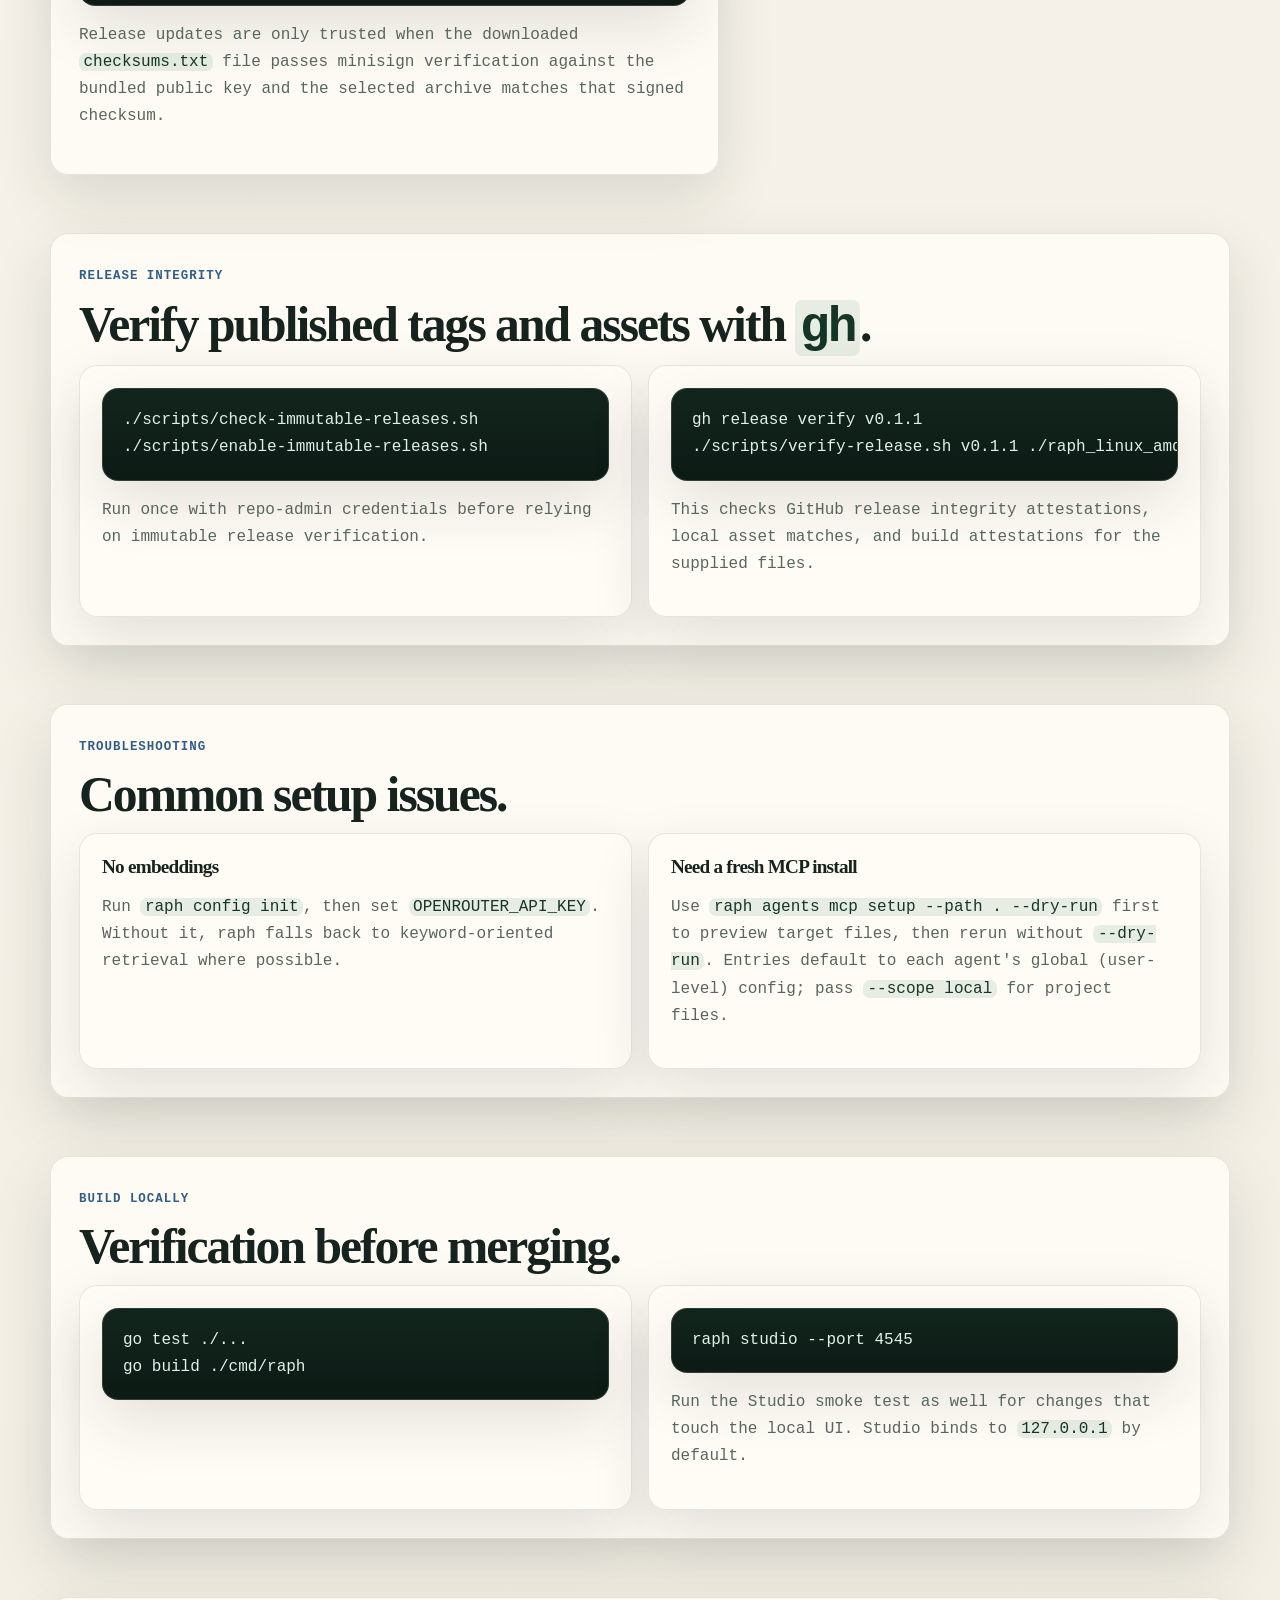
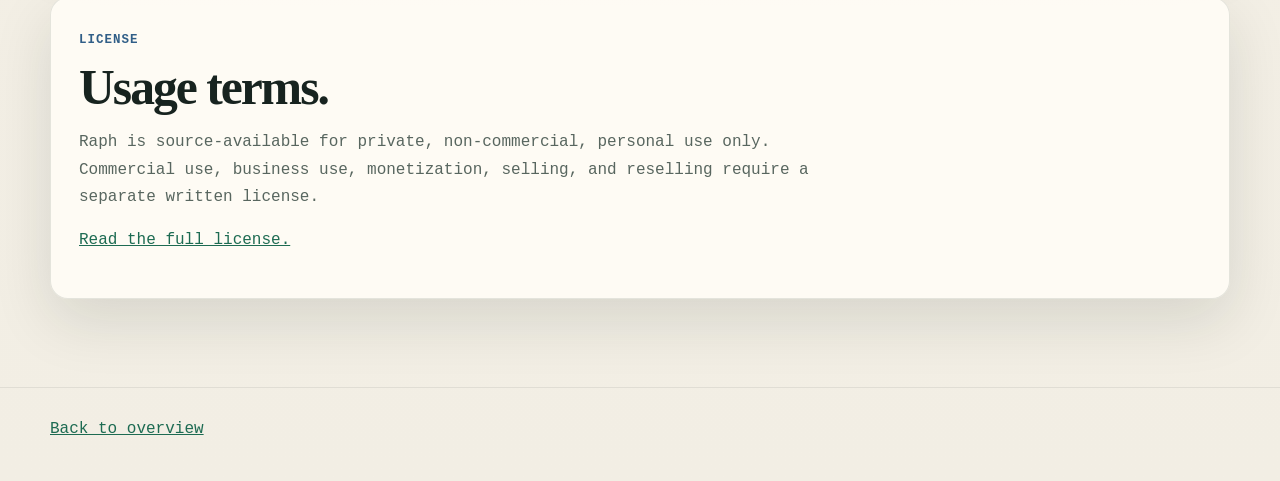
<file: docs/reference.html>
<!doctype html>
<html lang="en">
<head>
  <meta charset="utf-8">
  <meta name="viewport" content="width=device-width, initial-scale=1">
  <meta name="description" content="raph command reference, updates, build notes, and troubleshooting.">
  <title>raph docs | reference</title>
  <link rel="stylesheet" href="styles.css">
</head>
<body>
  <header class="site-header">
    <div class="wrap">
      <a class="brand" href="index.html">raph<span>docs</span></a>
      <nav class="nav-links" aria-label="Primary">
        <a href="index.html">Overview</a>
        <a href="getting-started.html">Getting started</a>
        <a href="mcp-agents.html">MCP and agents</a>
        <a href="studio.html">Studio</a>
        <a href="reference.html" aria-current="page">Reference</a>
        <a href="https://github.com/tesh254/raph">GitHub</a>
      </nav>
    </div>
  </header>

  <main class="wrap page">
    <section class="hero">
      <div class="eyebrow">Reference</div>
      <h1>Commands, update behavior, and quick fixes in one place.</h1>
      <p class="lead">Use this page as the practical reference when you need command reminders, local build steps, or the fastest route through a setup issue.</p>
    </section>

    <section class="section">
      <div class="panel">
        <div class="kicker">Command cheat sheet</div>
        <h2>Core commands.</h2>
        <div class="grid two">
          <article class="card">
            <pre><code>raph init --path .
raph init --path . --no-embeddings
raph start
raph crawl --single https://example.com/docs/page</code></pre>
          </article>
          <article class="card">
            <pre><code>raph sync --path .
raph sync --status
raph sync --remove --path .
raph sync --stop
raph clear --yes
raph config init
raph config check
raph update
raph version</code></pre>
          </article>
        </div>
      </div>
    </section>

    <section class="section split">
      <div class="panel">
        <div class="kicker">Updates</div>
        <h2>Stable release updates are built in.</h2>
        <p class="section-intro">Installed release builds update when you run <code>raph update</code>. To opt into automatic update attempts before normal commands, set this environment variable. Development builds do not self-update.</p>
        <pre><code>export RAPH_AUTO_UPDATE=1
raph update</code></pre>
        <p class="muted">Release updates are only trusted when the downloaded <code>checksums.txt</code> file passes minisign verification against the bundled public key and the selected archive matches that signed checksum.</p>
      </div>
      <article class="card">
        <div class="label">Docs site</div>
        <p class="muted">Public usage docs deploy from <code>docs/</code> to <a href="https://raph.madebyknnls.com/">raph.madebyknnls.com</a> through the GitHub Pages workflow.</p>
      </article>
    </section>

    <section class="section">
      <div class="panel">
        <div class="kicker">Release integrity</div>
        <h2>Verify published tags and assets with <code>gh</code>.</h2>
        <div class="grid two">
          <article class="card">
            <pre><code>./scripts/check-immutable-releases.sh
./scripts/enable-immutable-releases.sh</code></pre>
            <p class="muted">Run once with repo-admin credentials before relying on immutable release verification.</p>
          </article>
          <article class="card">
            <pre><code>gh release verify v0.1.1
./scripts/verify-release.sh v0.1.1 ./raph_linux_amd64.tar.gz ./checksums.txt ./checksums.txt.minisig</code></pre>
            <p class="muted">This checks GitHub release integrity attestations, local asset matches, and build attestations for the supplied files.</p>
          </article>
        </div>
      </div>
    </section>

    <section class="section">
      <div class="panel">
        <div class="kicker">Troubleshooting</div>
        <h2>Common setup issues.</h2>
        <div class="grid two">
          <article class="card">
            <h3>No embeddings</h3>
            <p class="muted">Run <code>raph config init</code>, then set <code>OPENROUTER_API_KEY</code>. Without it, raph falls back to keyword-oriented retrieval where possible.</p>
          </article>
          <article class="card">
            <h3>Need a fresh MCP install</h3>
            <p class="muted">Use <code>raph agents mcp setup --path . --dry-run</code> first to preview target files, then rerun without <code>--dry-run</code>. Entries default to each agent's global (user-level) config; pass <code>--scope local</code> for project files.</p>
          </article>
        </div>
      </div>
    </section>

    <section class="section">
      <div class="panel">
        <div class="kicker">Build locally</div>
        <h2>Verification before merging.</h2>
        <div class="grid two">
          <article class="card">
            <pre><code>go test ./...
go build ./cmd/raph</code></pre>
          </article>
          <article class="card">
            <pre><code>raph studio --port 4545</code></pre>
            <p class="muted">Run the Studio smoke test as well for changes that touch the local UI. Studio binds to <code>127.0.0.1</code> by default.</p>
          </article>
        </div>
      </div>
    </section>

    <section class="section">
      <div class="panel">
        <div class="kicker">License</div>
        <h2>Usage terms.</h2>
        <p class="section-intro">Raph is source-available for private, non-commercial, personal use only. Commercial use, business use, monetization, selling, and reselling require a separate written license.</p>
        <p><a href="https://github.com/tesh254/raph/blob/main/LICENSE">Read the full license.</a></p>
      </div>
    </section>
  </main>

  <footer class="site-footer">
    <div class="wrap"><a href="index.html">Back to overview</a></div>
  </footer>
</body>
</html>
</file>
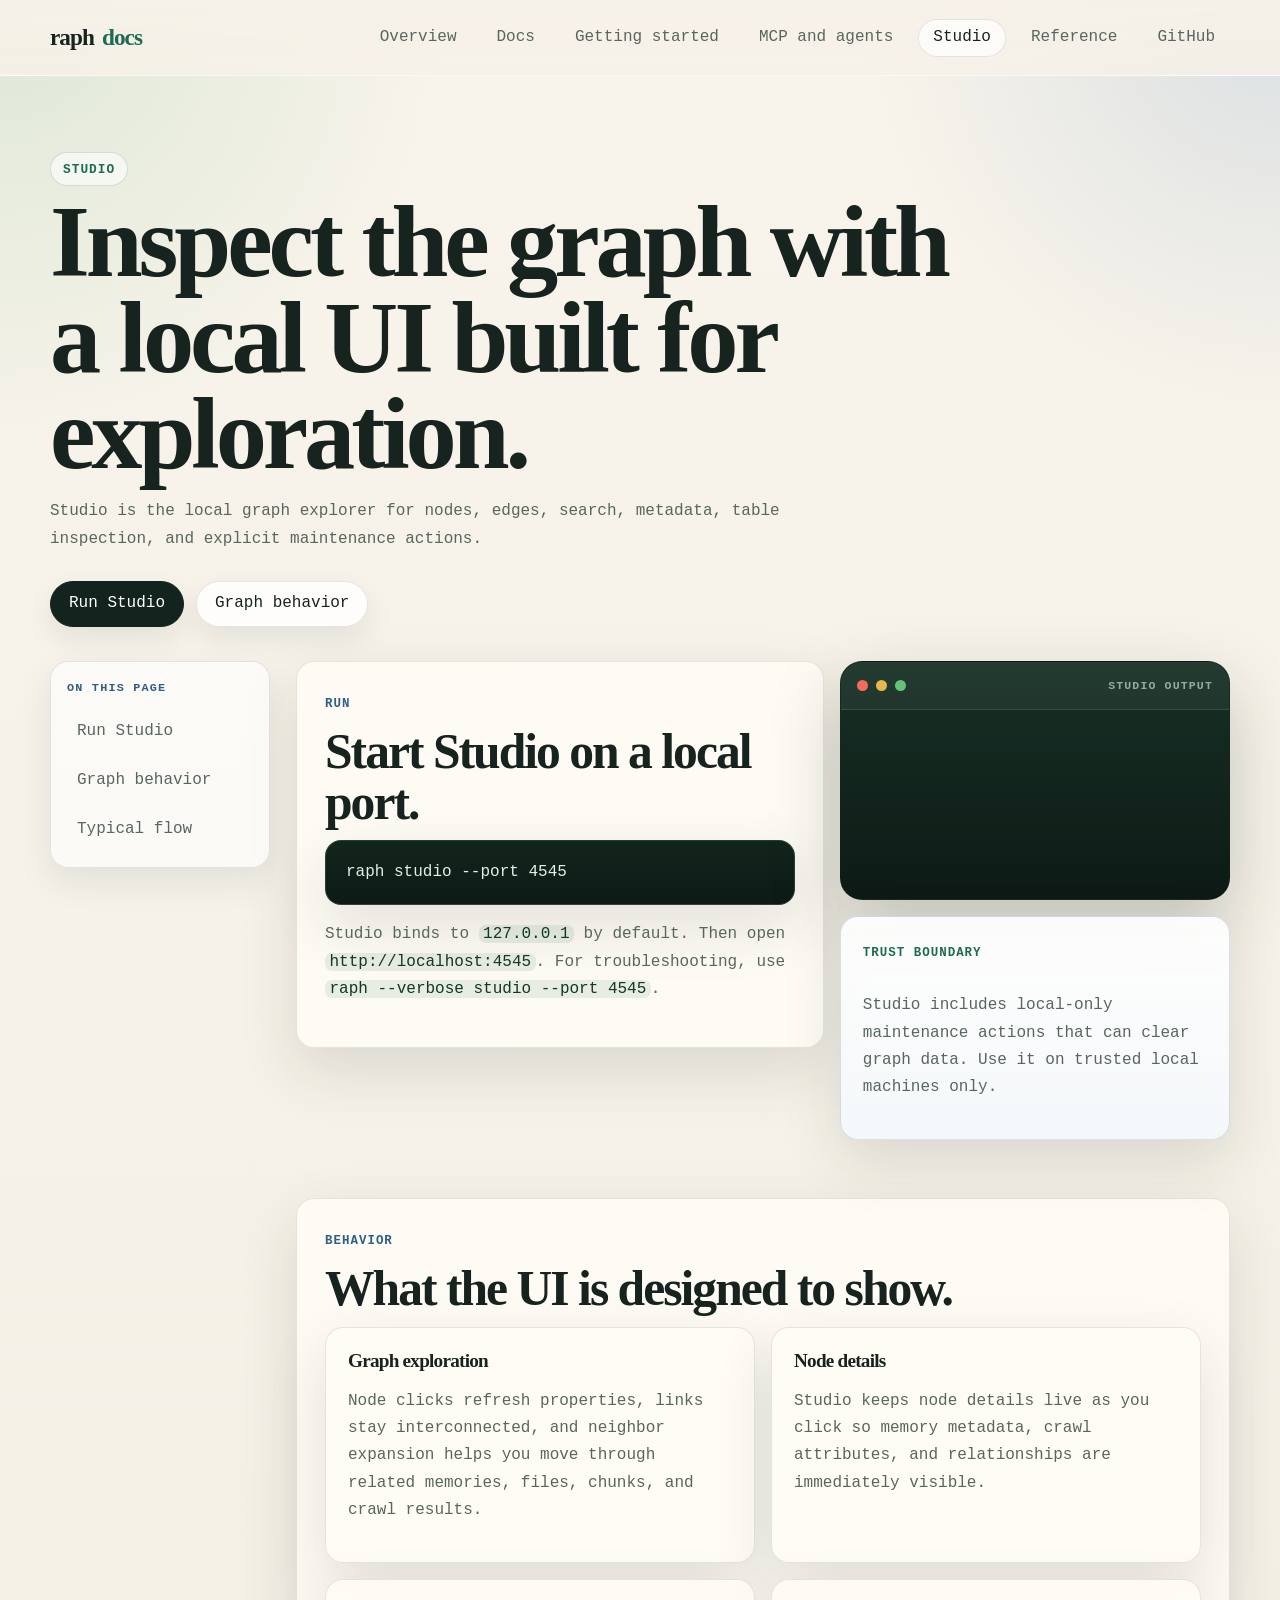
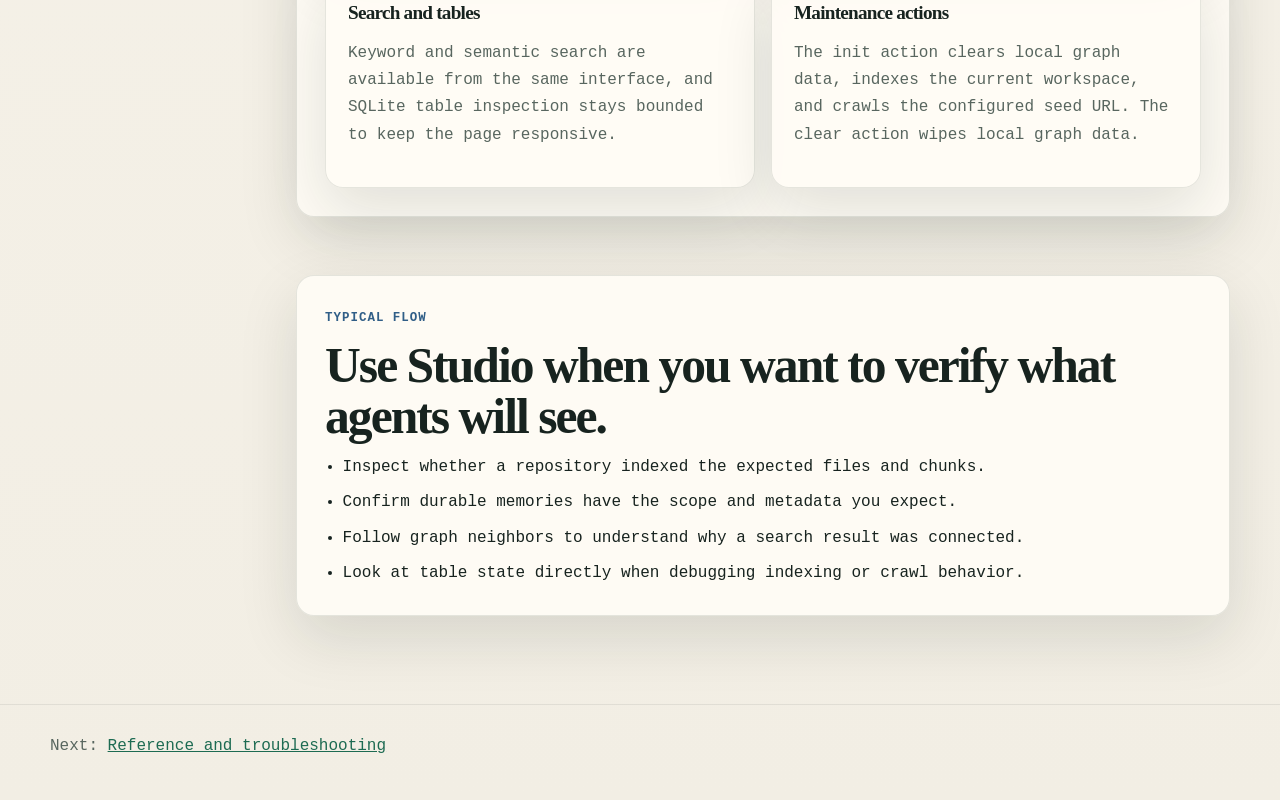
<file: docs/studio.html>
<!doctype html>
<html lang="en">
<head>
  <meta charset="utf-8">
  <meta name="viewport" content="width=device-width, initial-scale=1">
  <meta name="description" content="raph Studio guide for graph inspection and local maintenance actions.">
  <title>raph docs | Studio</title>
  <link rel="stylesheet" href="styles.css">
</head>
<body>
  <header class="site-header">
    <div class="wrap">
      <a class="brand" href="index.html">raph<span>docs</span></a>
      <nav class="nav-links" aria-label="Primary">
        <a href="index.html">Overview</a>
        <a href="docs.html">Docs</a>
        <a href="getting-started.html">Getting started</a>
        <a href="mcp-agents.html">MCP and agents</a>
        <a href="studio.html" aria-current="page">Studio</a>
        <a href="reference.html">Reference</a>
        <a href="https://github.com/tesh254/raph">GitHub</a>
      </nav>
    </div>
  </header>

  <main class="wrap page">
    <section class="hero">
      <div class="eyebrow">Studio</div>
      <h1>Inspect the graph with a local UI built for exploration.</h1>
      <p class="lead">Studio is the local graph explorer for nodes, edges, search, metadata, table inspection, and explicit maintenance actions.</p>
      <div class="cta-row">
        <a class="button primary" href="#run">Run Studio</a>
        <a class="button" href="#behavior">Graph behavior</a>
      </div>
    </section>

    <div class="docs-layout">
      <aside class="docs-sidebar" aria-label="On this page">
        <div class="sidebar-title">On this page</div>
        <a href="#run">Run Studio</a>
        <a href="#behavior">Graph behavior</a>
        <a href="#flow">Typical flow</a>
      </aside>

      <div class="docs-content">
    <section class="section split" id="run">
      <div class="panel">
        <div class="kicker">Run</div>
        <h2>Start Studio on a local port.</h2>
        <pre><code>raph studio --port 4545</code></pre>
        <p class="section-intro">Studio binds to <code>127.0.0.1</code> by default. Then open <code>http://localhost:4545</code>. For troubleshooting, use <code>raph --verbose studio --port 4545</code>.</p>
      </div>
      <div class="stack">
        <article class="terminal-card" aria-label="Expected Studio output">
          <div class="terminal-bar"><span></span><span></span><span></span><strong>studio output</strong></div>
          <div class="terminal-window compact">
            <div class="terminal-line step-one"><span>$</span> raph studio --port 4545</div>
            <div class="terminal-out step-two">Studio listening on 127.0.0.1:4545</div>
            <div class="terminal-out step-three">open http://localhost:4545</div>
            <div class="terminal-out step-four">graph, search, tables, and node details ready<span class="cursor" aria-hidden="true"></span></div>
          </div>
        </article>
        <article class="card callout">
          <div class="label">Trust boundary</div>
          <p class="muted">Studio includes local-only maintenance actions that can clear graph data. Use it on trusted local machines only.</p>
        </article>
      </div>
    </section>

    <section class="section" id="behavior">
      <div class="panel">
        <div class="kicker">Behavior</div>
        <h2>What the UI is designed to show.</h2>
        <div class="grid two">
          <article class="card">
            <h3>Graph exploration</h3>
            <p class="muted">Node clicks refresh properties, links stay interconnected, and neighbor expansion helps you move through related memories, files, chunks, and crawl results.</p>
          </article>
          <article class="card">
            <h3>Node details</h3>
            <p class="muted">Studio keeps node details live as you click so memory metadata, crawl attributes, and relationships are immediately visible.</p>
          </article>
          <article class="card">
            <h3>Search and tables</h3>
            <p class="muted">Keyword and semantic search are available from the same interface, and SQLite table inspection stays bounded to keep the page responsive.</p>
          </article>
          <article class="card">
            <h3>Maintenance actions</h3>
            <p class="muted">The init action clears local graph data, indexes the current workspace, and crawls the configured seed URL. The clear action wipes local graph data.</p>
          </article>
        </div>
      </div>
    </section>

    <section class="section" id="flow">
      <div class="panel">
        <div class="kicker">Typical flow</div>
        <h2>Use Studio when you want to verify what agents will see.</h2>
        <ul class="feature-list">
          <li>Inspect whether a repository indexed the expected files and chunks.</li>
          <li>Confirm durable memories have the scope and metadata you expect.</li>
          <li>Follow graph neighbors to understand why a search result was connected.</li>
          <li>Look at table state directly when debugging indexing or crawl behavior.</li>
        </ul>
      </div>
    </section>
      </div>
    </div>
  </main>

  <footer class="site-footer">
    <div class="wrap">Next: <a href="reference.html">Reference and troubleshooting</a></div>
  </footer>
</body>
</html>
</file>
<file: docs/styles.css>
:root {
  --ink: #17231f;
  --muted: #58665f;
  --paper: #f6f1e8;
  --panel: rgba(255, 252, 246, 0.9);
  --line: rgba(40, 57, 50, 0.12);
  --line-strong: rgba(23, 35, 31, 0.22);
  --accent: #1d6b52;
  --accent-2: #305e87;
  --accent-soft: rgba(29, 107, 82, 0.1);
  --accent-soft-2: rgba(48, 94, 135, 0.1);
  --dark: #13231d;
  --shadow: 0 22px 60px rgba(18, 30, 25, 0.12);
  --radius-lg: 24px;
  --radius-md: 18px;
  --radius-sm: 12px;
}

* {
  box-sizing: border-box;
}

html {
  scroll-behavior: smooth;
}

body {
  margin: 0;
  color: var(--ink);
  background:
    radial-gradient(circle at 0% 0%, rgba(125, 186, 144, 0.22), transparent 28rem),
    radial-gradient(circle at 100% 0%, rgba(87, 133, 190, 0.18), transparent 26rem),
    linear-gradient(180deg, #f8f4eb 0%, #f2eee4 100%);
  font: 16px/1.7 ui-monospace, "SFMono-Regular", Menlo, Monaco, Consolas, monospace;
}

a {
  color: var(--accent);
}

code {
  padding: 0 0.28rem;
  border-radius: 7px;
  background: var(--accent-soft);
  color: #153527;
}

pre {
  margin: 0;
  padding: 18px 20px;
  overflow: auto;
  border: 1px solid rgba(202, 219, 211, 0.16);
  border-radius: 16px;
  background: linear-gradient(180deg, #12251d 0%, #0d1a15 100%);
  color: #dff1e8;
  box-shadow: var(--shadow);
}

pre code {
  padding: 0;
  background: transparent;
  color: inherit;
}

.wrap {
  width: min(1180px, calc(100% - 32px));
  margin: 0 auto;
}

.site-header {
  position: sticky;
  top: 0;
  z-index: 20;
  border-bottom: 1px solid rgba(255, 255, 255, 0.55);
  background: linear-gradient(180deg, rgba(246, 241, 232, 0.96) 0%, rgba(246, 241, 232, 0.82) 100%);
  backdrop-filter: blur(16px);
}

.site-header .wrap {
  display: flex;
  align-items: center;
  justify-content: space-between;
  gap: 16px;
  padding: 18px 0;
}

.brand {
  display: inline-flex;
  align-items: baseline;
  gap: 8px;
  color: inherit;
  text-decoration: none;
  font-family: Georgia, "Times New Roman", serif;
  font-size: 1.45rem;
  font-weight: 700;
  letter-spacing: -0.04em;
}

.brand span {
  color: var(--accent);
}

.nav-links {
  display: flex;
  flex-wrap: wrap;
  justify-content: flex-end;
  gap: 10px;
}

.nav-links a {
  display: inline-flex;
  align-items: center;
  min-height: 38px;
  padding: 0 14px;
  border: 1px solid transparent;
  border-radius: 999px;
  color: var(--muted);
  text-decoration: none;
}

.nav-links a:hover,
.nav-links a[aria-current="page"] {
  border-color: var(--line);
  background: rgba(255, 255, 255, 0.72);
  color: var(--ink);
}

.hero {
  padding: 76px 0 34px;
}

.docs-hero {
  padding-bottom: 54px;
}

.hero-terminal {
  display: grid;
  grid-template-columns: minmax(0, 1fr) minmax(340px, 0.58fr);
  gap: 28px;
  align-items: center;
}

.eyebrow {
  display: inline-flex;
  align-items: center;
  gap: 8px;
  min-height: 34px;
  padding: 0 12px;
  border: 1px solid rgba(29, 107, 82, 0.18);
  border-radius: 999px;
  background: rgba(255, 255, 255, 0.58);
  color: var(--accent);
  font-size: 0.8rem;
  font-weight: 700;
  letter-spacing: 0.08em;
  text-transform: uppercase;
}

h1,
h2,
h3 {
  font-family: Georgia, "Times New Roman", serif;
  letter-spacing: -0.04em;
}

h1 {
  margin: 0.45rem 0 1rem;
  max-width: 960px;
  font-size: clamp(3rem, 8vw, 6.8rem);
  line-height: 0.94;
}

h2 {
  margin: 0 0 12px;
  font-size: clamp(2rem, 4vw, 3.1rem);
  line-height: 1.02;
}

h3 {
  margin: 0 0 10px;
  font-size: 1.2rem;
  line-height: 1.15;
}

.lead,
.subhead,
.section-intro {
  max-width: 780px;
  color: var(--muted);
}

.cta-row {
  display: flex;
  flex-wrap: wrap;
  gap: 12px;
  margin-top: 28px;
}

.button {
  display: inline-flex;
  align-items: center;
  justify-content: center;
  min-height: 46px;
  padding: 0 18px;
  border: 1px solid var(--line);
  border-radius: 999px;
  background: rgba(255, 255, 255, 0.84);
  color: var(--ink);
  text-decoration: none;
  box-shadow: 0 12px 28px rgba(18, 30, 25, 0.08);
}

.button.primary {
  border-color: var(--dark);
  background: var(--dark);
  color: #fff;
}

.terminal-demo,
.terminal-card {
  overflow: hidden;
  border: 1px solid rgba(18, 35, 29, 0.18);
  border-radius: 22px;
  background: linear-gradient(180deg, #173026 0%, #0d1a15 100%);
  box-shadow: 0 28px 70px rgba(18, 30, 25, 0.22);
  color: #dff1e8;
}

.terminal-bar {
  display: flex;
  align-items: center;
  gap: 8px;
  padding: 14px 16px;
  border-bottom: 1px solid rgba(223, 241, 232, 0.12);
  background: rgba(255, 255, 255, 0.05);
}

.terminal-bar span {
  width: 11px;
  height: 11px;
  border-radius: 999px;
  background: #f36b5f;
}

.terminal-bar span:nth-child(2) {
  background: #e5b84b;
}

.terminal-bar span:nth-child(3) {
  background: #65c377;
}

.terminal-bar strong {
  margin-left: auto;
  color: rgba(223, 241, 232, 0.62);
  font-size: 0.72rem;
  letter-spacing: 0.1em;
  text-transform: uppercase;
}

.terminal-window {
  display: grid;
  gap: 10px;
  min-height: 332px;
  padding: 18px;
}

.terminal-window.compact {
  min-height: 0;
  align-content: start;
}

.terminal-line,
.terminal-out {
  opacity: 0;
  transform: translateY(8px);
  animation: terminal-reveal 8.5s infinite both;
  overflow-wrap: anywhere;
}

.terminal-line {
  color: #f3fff9;
}

.terminal-line span {
  color: #73d49a;
}

.terminal-out {
  padding-left: 18px;
  color: rgba(223, 241, 232, 0.66);
  font-size: 0.88rem;
}

.step-one { animation-delay: 0s; }
.step-two { animation-delay: 0.55s; }
.step-three { animation-delay: 1.1s; }
.step-four { animation-delay: 1.65s; }
.step-five { animation-delay: 2.2s; }
.step-six { animation-delay: 2.75s; }
.step-seven { animation-delay: 3.3s; }
.step-eight { animation-delay: 3.85s; }
.step-nine { animation-delay: 4.4s; }
.step-ten { animation-delay: 4.95s; }
.step-eleven { animation-delay: 5.5s; }

.cursor {
  display: inline-block;
  width: 0.58em;
  height: 1em;
  margin-left: 4px;
  background: #73d49a;
  vertical-align: -0.18em;
  animation: cursor-blink 0.9s steps(2, start) infinite;
}

@keyframes terminal-reveal {
  0%, 6% {
    opacity: 0;
    transform: translateY(8px);
  }

  10%, 76% {
    opacity: 1;
    transform: translateY(0);
  }

  92%, 100% {
    opacity: 0;
    transform: translateY(-4px);
  }
}

@keyframes cursor-blink {
  50% {
    opacity: 0;
  }
}

.page {
  padding-bottom: 88px;
}

.section {
  margin-top: 58px;
}

.grid {
  display: grid;
  gap: 16px;
}

.grid.two {
  grid-template-columns: repeat(2, minmax(0, 1fr));
}

.grid.three {
  grid-template-columns: repeat(3, minmax(0, 1fr));
}

.grid.four {
  grid-template-columns: repeat(4, minmax(0, 1fr));
}

.card,
.panel {
  min-width: 0;
  padding: 22px;
  border: 1px solid var(--line);
  border-radius: var(--radius-md);
  background: var(--panel);
  box-shadow: var(--shadow);
}

.panel {
  padding: 28px;
}

.label,
.kicker {
  display: inline-flex;
  align-items: center;
  gap: 7px;
  margin-bottom: 12px;
  font-size: 0.78rem;
  font-weight: 700;
  letter-spacing: 0.08em;
  text-transform: uppercase;
}

.label {
  color: var(--accent);
}

.kicker {
  color: var(--accent-2);
}

.callout {
  border-color: rgba(48, 94, 135, 0.18);
  background: linear-gradient(180deg, rgba(255, 255, 255, 0.9), rgba(244, 248, 252, 0.88));
}

.feature-list,
.plain-list {
  margin: 0;
  padding-left: 1.1rem;
}

.feature-list li + li,
.plain-list li + li {
  margin-top: 0.5rem;
}

.split {
  display: grid;
  grid-template-columns: 1.15fr 0.85fr;
  gap: 16px;
  align-items: start;
}

.stack {
  display: grid;
  gap: 16px;
}

.cards-nav {
  display: grid;
  grid-template-columns: repeat(2, minmax(0, 1fr));
  gap: 16px;
}

.cards-nav a {
  color: inherit;
  text-decoration: none;
}

.cards-nav .card {
  height: 100%;
}

.docs-outline {
  display: grid;
  grid-template-columns: 0.45fr 1fr;
  gap: 18px;
  align-items: start;
  margin: 8px 0 52px;
  padding: 24px;
  border: 1px solid var(--line);
  border-radius: var(--radius-lg);
  background: rgba(255, 255, 255, 0.56);
  box-shadow: var(--shadow);
}

.outline-links {
  display: grid;
  grid-template-columns: repeat(2, minmax(0, 1fr));
  gap: 10px;
}

.outline-links a {
  min-width: 0;
  padding: 14px;
  border: 1px solid var(--line);
  border-radius: var(--radius-sm);
  background: rgba(255, 255, 255, 0.72);
  color: var(--muted);
  text-decoration: none;
}

.outline-links span,
.outline-links strong {
  display: block;
}

.outline-links span {
  color: var(--accent);
  font-size: 0.72rem;
  font-weight: 700;
  letter-spacing: 0.08em;
}

.outline-links strong {
  color: var(--ink);
}

.docs-layout {
  display: grid;
  grid-template-columns: 220px minmax(0, 1fr);
  gap: 26px;
  align-items: start;
}

.docs-hub-layout {
  grid-template-columns: 240px minmax(0, 1fr);
}

.docs-content > .section:first-child {
  margin-top: 0;
}

.docs-sidebar {
  position: sticky;
  top: 96px;
  display: grid;
  gap: 6px;
  padding: 16px;
  border: 1px solid var(--line);
  border-radius: var(--radius-md);
  background: rgba(255, 255, 255, 0.62);
  box-shadow: 0 14px 34px rgba(18, 30, 25, 0.08);
}

.sidebar-title {
  margin-bottom: 6px;
  color: var(--accent-2);
  font-size: 0.74rem;
  font-weight: 700;
  letter-spacing: 0.1em;
  text-transform: uppercase;
}

.docs-sidebar a {
  padding: 8px 10px;
  border-radius: 10px;
  color: var(--muted);
  text-decoration: none;
}

.docs-sidebar a:hover {
  background: var(--accent-soft);
  color: var(--ink);
}

.page-links {
  display: flex;
  flex-wrap: wrap;
  gap: 10px;
}

.page-links a {
  display: inline-flex;
  align-items: center;
  min-height: 38px;
  padding: 0 14px;
  border: 1px solid var(--line);
  border-radius: 999px;
  background: rgba(255, 255, 255, 0.62);
  text-decoration: none;
}

.mini-index {
  display: grid;
  gap: 10px;
}

.mini-index a {
  display: block;
  padding: 12px 14px;
  border: 1px solid var(--line);
  border-radius: var(--radius-sm);
  background: rgba(255, 255, 255, 0.58);
  color: inherit;
  text-decoration: none;
}

.path,
.muted {
  color: var(--muted);
}

.note {
  padding: 16px 18px;
  border-left: 4px solid var(--accent);
  border-radius: 14px;
  background: rgba(29, 107, 82, 0.08);
  color: var(--muted);
}

.table-like {
  display: grid;
  gap: 12px;
}

.row {
  display: grid;
  grid-template-columns: 180px 1fr;
  gap: 16px;
  padding: 14px 0;
  border-top: 1px solid var(--line);
}

.row:first-child {
  padding-top: 0;
  border-top: 0;
}

.site-footer {
  padding: 28px 0 40px;
  border-top: 1px solid rgba(23, 35, 31, 0.08);
  color: var(--muted);
}

@media (max-width: 980px) {
  .site-header {
    position: static;
  }

  .site-header .wrap,
  .hero-terminal,
  .split,
  .grid.two,
  .grid.three,
  .grid.four,
  .cards-nav,
  .docs-outline,
  .outline-links,
  .docs-layout,
  .row {
    grid-template-columns: 1fr;
  }

  .docs-sidebar {
    position: static;
  }

  .site-header .wrap {
    display: grid;
  }

  .nav-links {
    justify-content: flex-start;
  }

  .hero {
    padding-top: 42px;
  }
}

@media (prefers-reduced-motion: reduce) {
  html {
    scroll-behavior: auto;
  }

  .terminal-line,
  .terminal-out,
  .cursor {
    animation: none;
  }

  .terminal-line,
  .terminal-out {
    opacity: 1;
    transform: none;
  }
}
</file>
